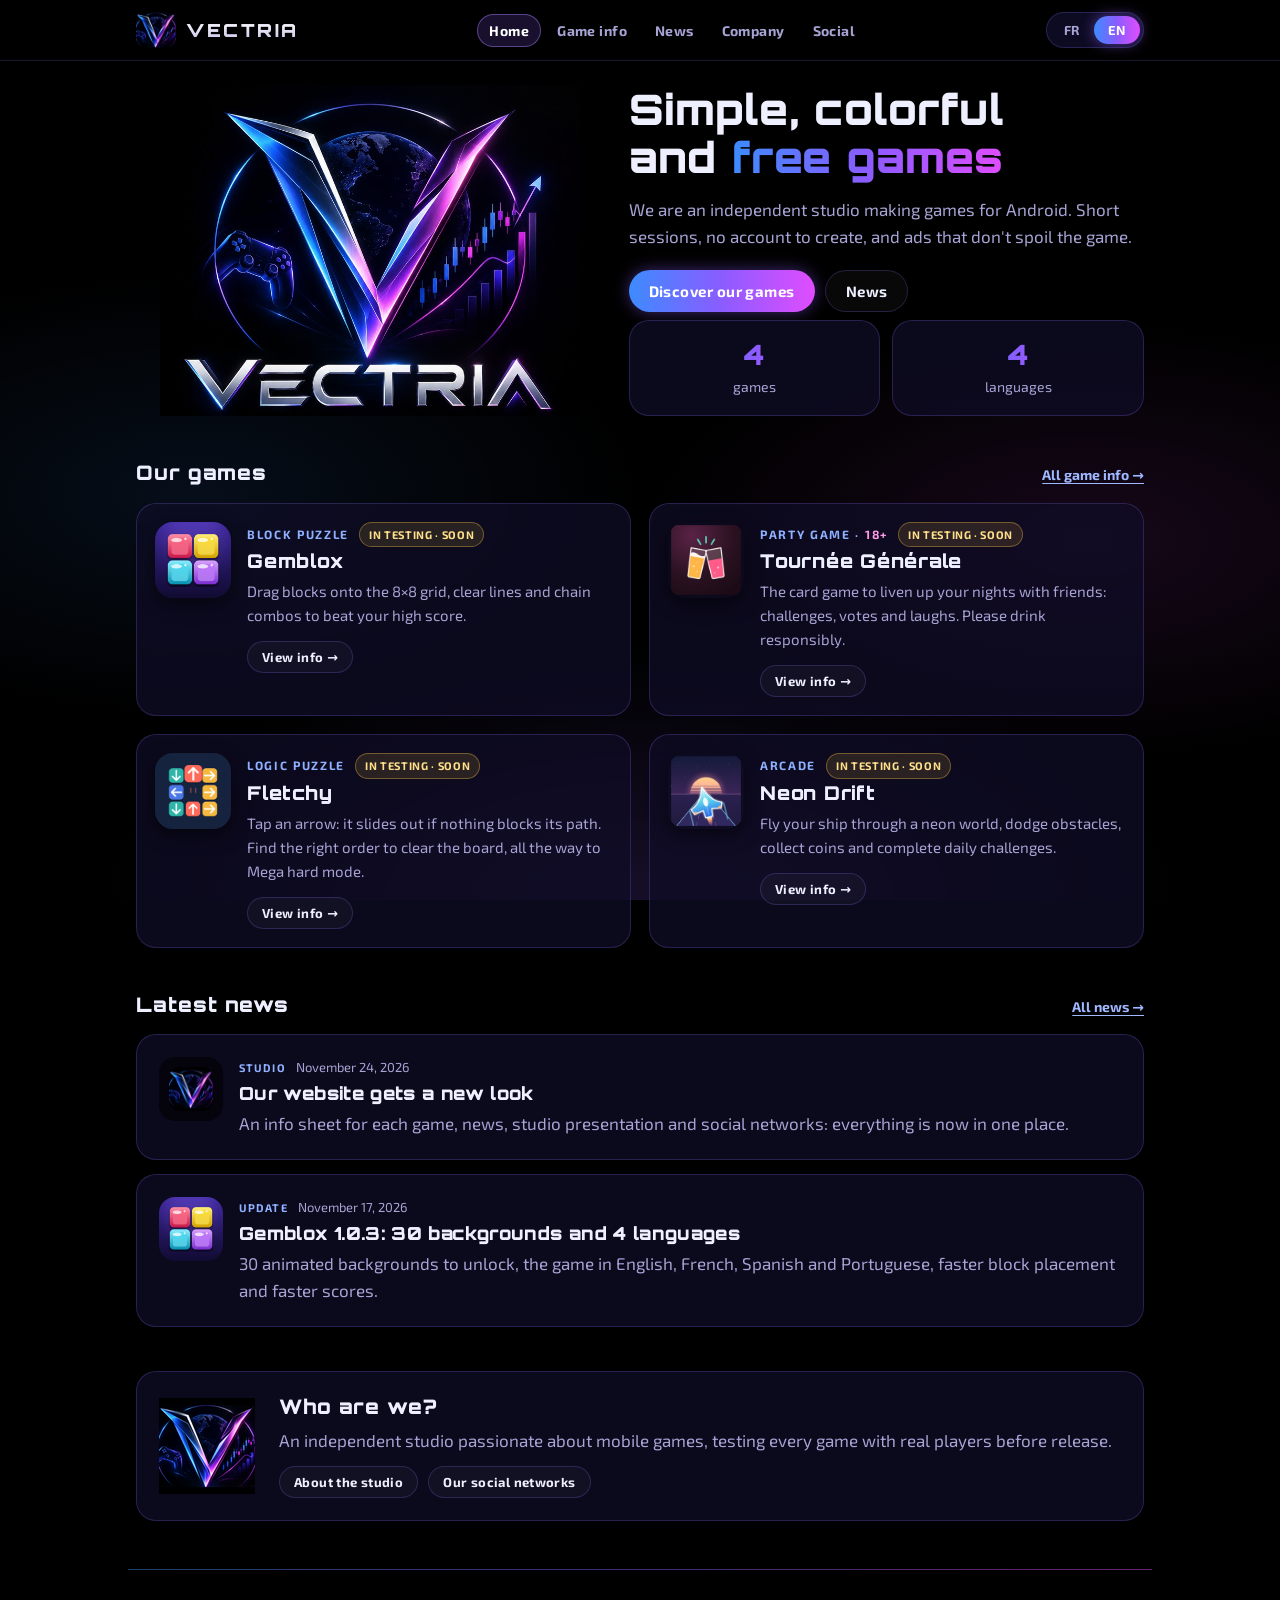
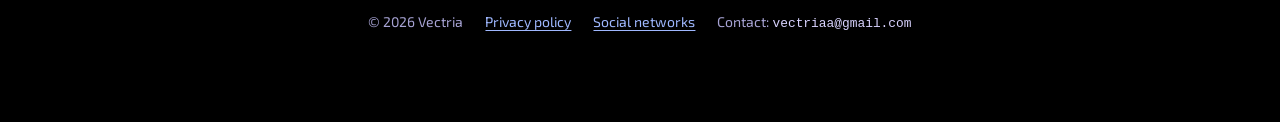
<file: index.html>
<!doctype html>
<html lang="fr">
<head>
<meta charset="utf-8">
<meta name="viewport" content="width=device-width, initial-scale=1, viewport-fit=cover">
<title>Vectria – Jeux mobiles</title>
<meta name="description" content="Vectria, studio indépendant de jeux mobiles : Gemblox, Tournée Générale, Fletchy et Neon Drift.">
<meta name="theme-color" content="#000000">
<meta property="og:title" content="Vectria – Jeux mobiles">
<meta property="og:image" content="https://vectriaa-max.github.io/logo-vectria-site.jpg">
<link rel="icon" type="image/png" href="favicon.png">
<link rel="apple-touch-icon" href="apple-touch-icon.png">
<link rel="stylesheet" href="style.css">
</head>
<body data-page="home" data-title-fr="Vectria – Jeux mobiles" data-title-en="Vectria – Mobile games">

<main class="wrap">
  <section class="home-hero">
    <img class="hero-logo" src="logo-vectria-site.jpg" width="800" height="630" alt="Logo Vectria">
    <div>
      <h1><span data-fr="Des jeux simples, colorés et" data-en="Simple, colorful and">Des jeux simples, colorés et</span> <em data-fr="gratuits" data-en="free games">gratuits</em></h1>
      <p data-fr="Nous sommes un studio indépendant qui crée des jeux pour Android. Des parties courtes, sans compte à créer, et des pubs qui ne gâchent pas le jeu." data-en="We are an independent studio making games for Android. Short sessions, no account to create, and ads that don't spoil the game.">Nous sommes un studio indépendant qui crée des jeux pour Android. Des parties courtes, sans compte à créer, et des pubs qui ne gâchent pas le jeu.</p>
      <div class="cta">
        <a class="btn play big" href="jeux.html" data-fr="Découvrir nos jeux" data-en="Discover our games">Découvrir nos jeux</a>
        <a class="btn ghost big" href="actualite.html" data-fr="Actualité" data-en="News">Actualité</a>
      </div>
      <div class="stats stats-2">
        <div class="stat panel"><b id="st-games">4</b><span data-fr="jeux" data-en="games">jeux</span></div>
        <div class="stat panel"><b>4</b><span data-fr="langues" data-en="languages">langues</span></div>
      </div>
    </div>
  </section>

  <section class="section">
    <div class="section-head">
      <h2 data-fr="Nos jeux" data-en="Our games">Nos jeux</h2>
      <a href="jeux.html" data-fr="Toutes les fiches info →" data-en="All game info →">Toutes les fiches info →</a>
    </div>
    <div class="grid" id="home-games"></div>
  </section>


  <section class="section">
    <div class="section-head">
      <h2 data-fr="Dernières actualités" data-en="Latest news">Dernières actualités</h2>
      <a href="actualite.html" data-fr="Toute l'actualité →" data-en="All news →">Toute l'actualité →</a>
    </div>
    <div class="news-list" id="home-news"></div>
  </section>

  <section class="section panel about compact">
    <img src="logo-v.png" width="96" height="96" alt="" style="width:96px">
    <div>
      <h2 style="font:900 20px var(--display);letter-spacing:.05em;margin:0 0 8px" data-fr="Qui sommes-nous ?" data-en="Who are we?">Qui sommes-nous ?</h2>
      <p style="color:var(--muted);margin:0 0 12px" data-fr="Un studio indépendant passionné de jeux mobiles, qui teste chaque jeu avec de vrais joueurs avant sa sortie." data-en="An independent studio passionate about mobile games, testing every game with real players before release.">Un studio indépendant passionné de jeux mobiles, qui teste chaque jeu avec de vrais joueurs avant sa sortie.</p>
      <div class="cta" style="justify-content:flex-start"><a class="btn ghost" href="entreprise.html" data-fr="Découvrir le studio" data-en="About the studio">Découvrir le studio</a><a class="btn ghost" href="reseaux.html" data-fr="Nos réseaux" data-en="Our social networks">Nos réseaux</a></div>
    </div>
  </section>
</main>

<script src="data.js"></script>
<script src="site.js"></script>
<script>
(function () {
  var V = window.VECTRIA, S = window.Site;
  Site.onLang(function () {
    document.getElementById('st-games').textContent = V.games.length;
    document.getElementById('home-games').innerHTML = V.games.map(function (g) {
      return '<a class="game" href="jeux.html#' + g.id + '">' +
        '<img src="' + g.icon + '" width="76" height="76" alt="">' +
        '<div><div class="meta"><span class="tag">' + S.esc(S.L(g.genre)) + (g.age === '18+' ? ' · <span class="age">18+</span>' : '') + '</span>' +
        '<span class="badge-st' + (g.status === 'live' ? ' live' : '') + '">' + S.esc(S.statusLabel(g)) + '</span></div>' +
        '<h2>' + S.esc(g.name) + '</h2><p>' + S.esc(S.L(g.short)) + '</p>' +
        '<span class="btn ghost">' + (S.lang === 'fr' ? 'Voir la fiche' : 'View info') + ' →</span></div></a>';
    }).join('');
    document.getElementById('home-news').innerHTML = V.news.slice(0, 2).map(function (n) {
      var g = n.game && S.game(n.game);
      return '<article class="news panel">' + (g ? '<img src="' + g.icon + '" alt="">' : '<div class="ph"><img src="logo-v.png" alt=""></div>') +
        '<div><div class="when"><span class="tag-type">' + S.esc(S.newsType(n.type)) + '</span><span>' + S.esc(S.date(n.date)) + '</span></div>' +
        '<h3>' + S.esc(S.L(n.title)) + '</h3><p>' + S.esc(S.L(n.text)) + '</p></div></article>';
    }).join('');
  });
})();
</script>
</body>
</html>
</file>
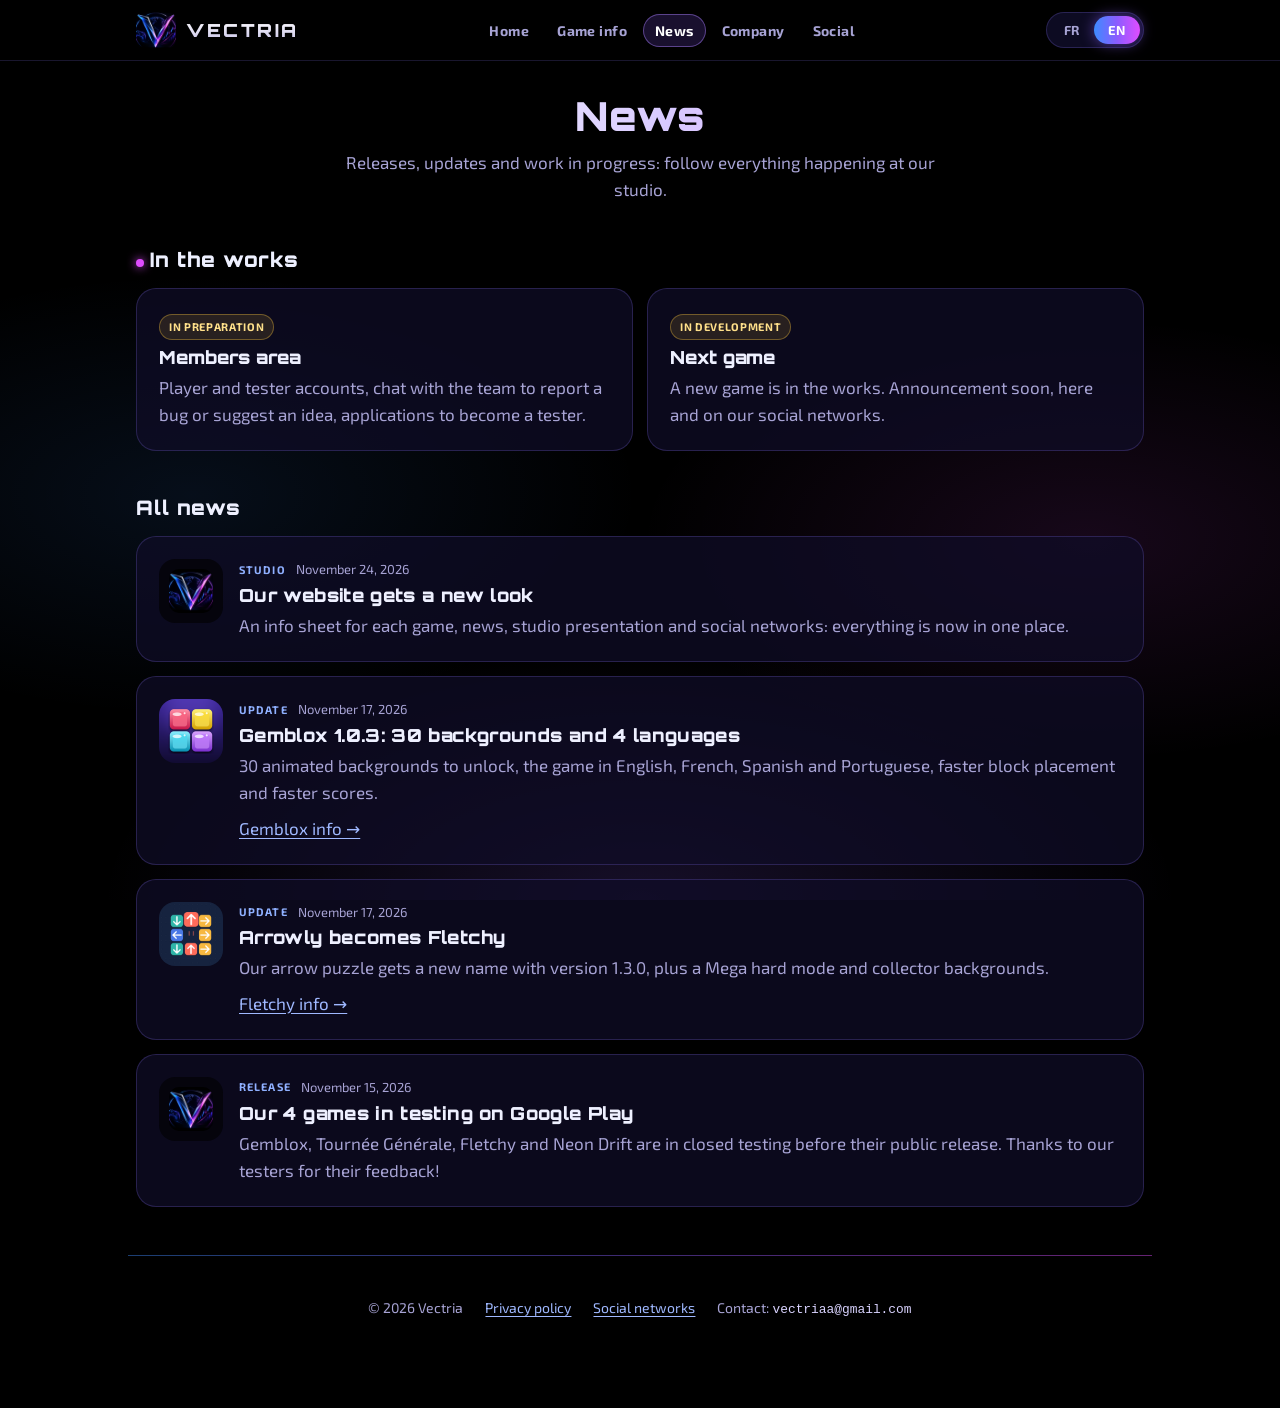
<file: actualite.html>
<!doctype html>
<html lang="fr">
<head>
<meta charset="utf-8">
<meta name="viewport" content="width=device-width, initial-scale=1, viewport-fit=cover">
<title>Actualité – Vectria</title>
<meta name="description" content="Actualité du studio Vectria : sorties, mises à jour et jeux en cours de création.">
<meta name="theme-color" content="#000000">
<link rel="icon" type="image/png" href="favicon.png">
<link rel="apple-touch-icon" href="apple-touch-icon.png">
<link rel="stylesheet" href="style.css">
</head>
<body data-page="news" data-title-fr="Actualité – Vectria" data-title-en="News – Vectria">

<main class="wrap">
  <div class="page-title">
    <h1 data-fr="Actualité" data-en="News">Actualité</h1>
    <p data-fr="Sorties, mises à jour et projets en cours : suis tout ce qui se passe chez nous." data-en="Releases, updates and work in progress: follow everything happening at our studio.">Sorties, mises à jour et projets en cours : suis tout ce qui se passe chez nous.</p>
  </div>

  <section class="section">
    <div class="section-head"><h2><span class="pulse-dot"></span><span data-fr="En cours de création" data-en="In the works">En cours de création</span></h2></div>
    <div class="up-grid" id="upcoming"></div>
  </section>


  <section class="section">
    <div class="section-head"><h2 data-fr="Toutes les actualités" data-en="All news">Toutes les actualités</h2></div>
    <div class="news-list" id="news"></div>
  </section>
</main>

<script src="data.js"></script>
<script src="site.js"></script>
<script>
(function () {
  var V = window.VECTRIA, S = window.Site;
  Site.onLang(function () {
    document.getElementById('upcoming').innerHTML = V.upcoming.map(function (u) {
      return '<article class="panel up"><span class="badge-st">' + S.esc(S.L(u.progress)) + '</span><h3>' + S.esc(S.L(u.title)) + '</h3><p>' + S.esc(S.L(u.text)) + '</p></article>';
    }).join('');
    document.getElementById('news').innerHTML = V.news.map(function (n) {
      var g = n.game && S.game(n.game);
      return '<article class="news panel">' + (g ? '<img src="' + g.icon + '" alt="">' : '<div class="ph"><img src="logo-v.png" alt=""></div>') +
        '<div><div class="when"><span class="tag-type">' + S.esc(S.newsType(n.type)) + '</span><span>' + S.esc(S.date(n.date)) + '</span></div>' +
        '<h3>' + S.esc(S.L(n.title)) + '</h3><p>' + S.esc(S.L(n.text)) + '</p>' +
        (g ? '<p style="margin-top:8px"><a href="jeux.html#' + g.id + '">' + (S.lang === 'fr' ? 'Fiche ' : '') + S.esc(g.name) + (S.lang === 'fr' ? '' : ' info') + ' →</a></p>' : '') +
        '</div></article>';
    }).join('');
  });
})();
</script>
</body>
</html>
</file>
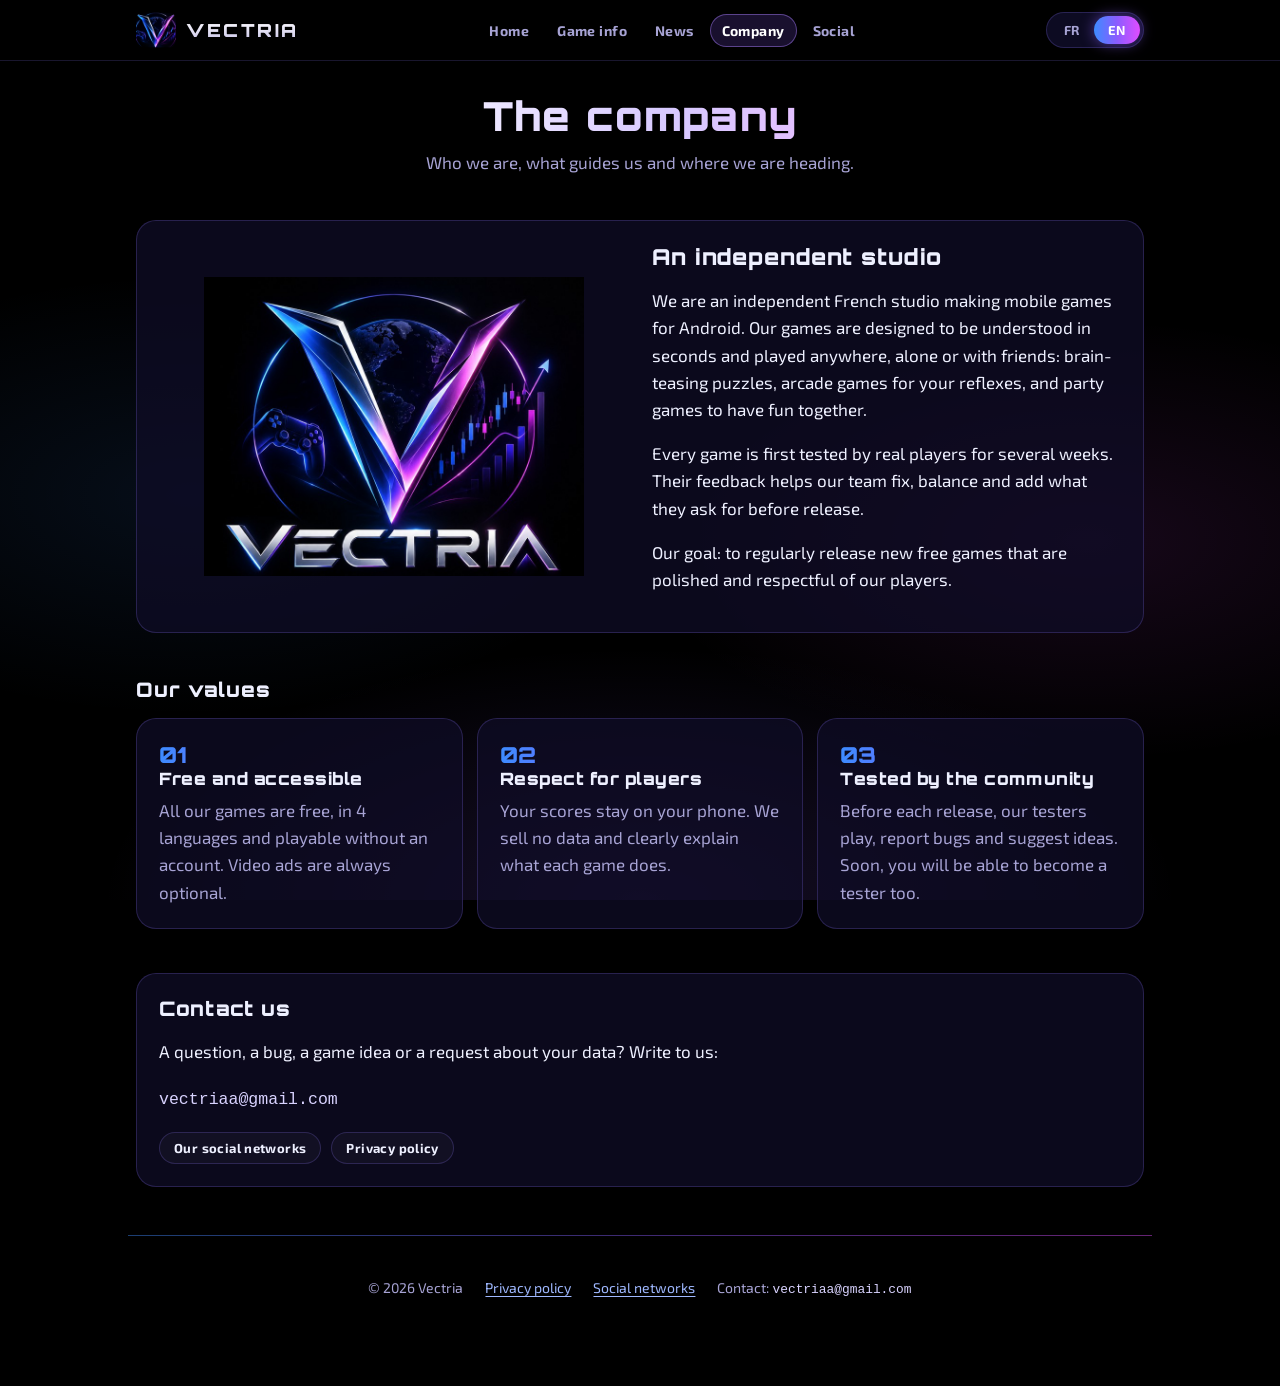
<file: entreprise.html>
<!doctype html>
<html lang="fr">
<head>
<meta charset="utf-8">
<meta name="viewport" content="width=device-width, initial-scale=1, viewport-fit=cover">
<title>Entreprise – Vectria</title>
<meta name="description" content="Vectria, studio indépendant de jeux mobiles : notre histoire, nos valeurs et comment nous contacter.">
<meta name="theme-color" content="#000000">
<link rel="icon" type="image/png" href="favicon.png">
<link rel="apple-touch-icon" href="apple-touch-icon.png">
<link rel="stylesheet" href="style.css">
</head>
<body data-page="studio" data-title-fr="Entreprise – Vectria" data-title-en="Company – Vectria">

<main class="wrap">
  <div class="page-title">
    <h1 data-fr="L'entreprise" data-en="The company">L'entreprise</h1>
    <p data-fr="Qui nous sommes, ce qui nous guide et où nous allons." data-en="Who we are, what guides us and where we are heading.">Qui nous sommes, ce qui nous guide et où nous allons.</p>
  </div>

  <section class="section panel about">
    <img src="logo-vectria-site.jpg" width="800" height="630" alt="Logo Vectria">
    <div>
      <h2 style="font:900 22px var(--display);letter-spacing:.04em;margin:0 0 12px" data-fr="Un studio indépendant" data-en="An independent studio">Un studio indépendant</h2>
      <div data-l="fr">
        <p>Nous sommes un studio indépendant français qui crée des jeux mobiles pour Android. Nos jeux sont pensés pour être compris en quelques secondes et joués partout, seul ou entre amis : des casse-têtes qui font travailler la tête, des jeux d'arcade pour les réflexes, et des jeux de soirée pour s'amuser ensemble.</p>
        <p>Chaque jeu est d'abord testé par de vrais joueurs pendant plusieurs semaines. Leurs retours aident nos équipes à corriger, à équilibrer et à ajouter ce qu'ils demandent avant la sortie.</p>
        <p>Notre objectif : proposer régulièrement de nouveaux jeux gratuits, soignés et respectueux de nos joueurs.</p>
      </div>
      <div data-l="en" hidden>
        <p>We are an independent French studio making mobile games for Android. Our games are designed to be understood in seconds and played anywhere, alone or with friends: brain-teasing puzzles, arcade games for your reflexes, and party games to have fun together.</p>
        <p>Every game is first tested by real players for several weeks. Their feedback helps our team fix, balance and add what they ask for before release.</p>
        <p>Our goal: to regularly release new free games that are polished and respectful of our players.</p>
      </div>
    </div>
  </section>

  <section class="section">
    <div class="section-head"><h2 data-fr="Nos valeurs" data-en="Our values">Nos valeurs</h2></div>
    <div class="values">
      <article class="panel value"><div class="ico">01</div>
        <h3 data-fr="Gratuit et accessible" data-en="Free and accessible">Gratuit et accessible</h3>
        <p data-fr="Tous nos jeux sont gratuits, en 4 langues, et jouables sans compte. Les vidéos publicitaires sont toujours facultatives." data-en="All our games are free, in 4 languages and playable without an account. Video ads are always optional.">Tous nos jeux sont gratuits, en 4 langues, et jouables sans compte. Les vidéos publicitaires sont toujours facultatives.</p></article>
      <article class="panel value"><div class="ico">02</div>
        <h3 data-fr="Respect des joueurs" data-en="Respect for players">Respect des joueurs</h3>
        <p data-fr="Tes scores restent sur ton téléphone. Nous ne vendons aucune donnée et nous expliquons clairement ce que fait chaque jeu." data-en="Your scores stay on your phone. We sell no data and clearly explain what each game does.">Tes scores restent sur ton téléphone. Nous ne vendons aucune donnée et nous expliquons clairement ce que fait chaque jeu.</p></article>
      <article class="panel value"><div class="ico">03</div>
        <h3 data-fr="Testé par la communauté" data-en="Tested by the community">Testé par la communauté</h3>
        <p data-fr="Avant chaque sortie, nos testeurs jouent, signalent les bugs et proposent des idées. Bientôt, tu pourras toi aussi devenir testeur." data-en="Before each release, our testers play, report bugs and suggest ideas. Soon, you will be able to become a tester too.">Avant chaque sortie, nos testeurs jouent, signalent les bugs et proposent des idées. Bientôt, tu pourras toi aussi devenir testeur.</p></article>
    </div>
  </section>


  <section class="section panel">
    <div class="section-head"><h2 data-fr="Nous contacter" data-en="Contact us">Nous contacter</h2></div>
    <p data-fr="Une question, un bug, une idée de jeu ou une demande sur tes données ? Écris-nous :" data-en="A question, a bug, a game idea or a request about your data? Write to us:">Une question, un bug, une idée de jeu ou une demande sur tes données ? Écris-nous :</p>
    <p style="font-size:18px"><code id="mail"></code></p>
    <div class="cta"><a class="btn ghost" href="reseaux.html" data-fr="Nos réseaux sociaux" data-en="Our social networks">Nos réseaux sociaux</a><a class="btn ghost" href="privacy.html" data-fr="Politique de confidentialité" data-en="Privacy policy">Politique de confidentialité</a></div>
  </section>
</main>

<script src="data.js"></script>
<script src="site.js"></script>
<script>document.getElementById('mail').textContent = window.VECTRIA.contact;</script>
</body>
</html>
</file>
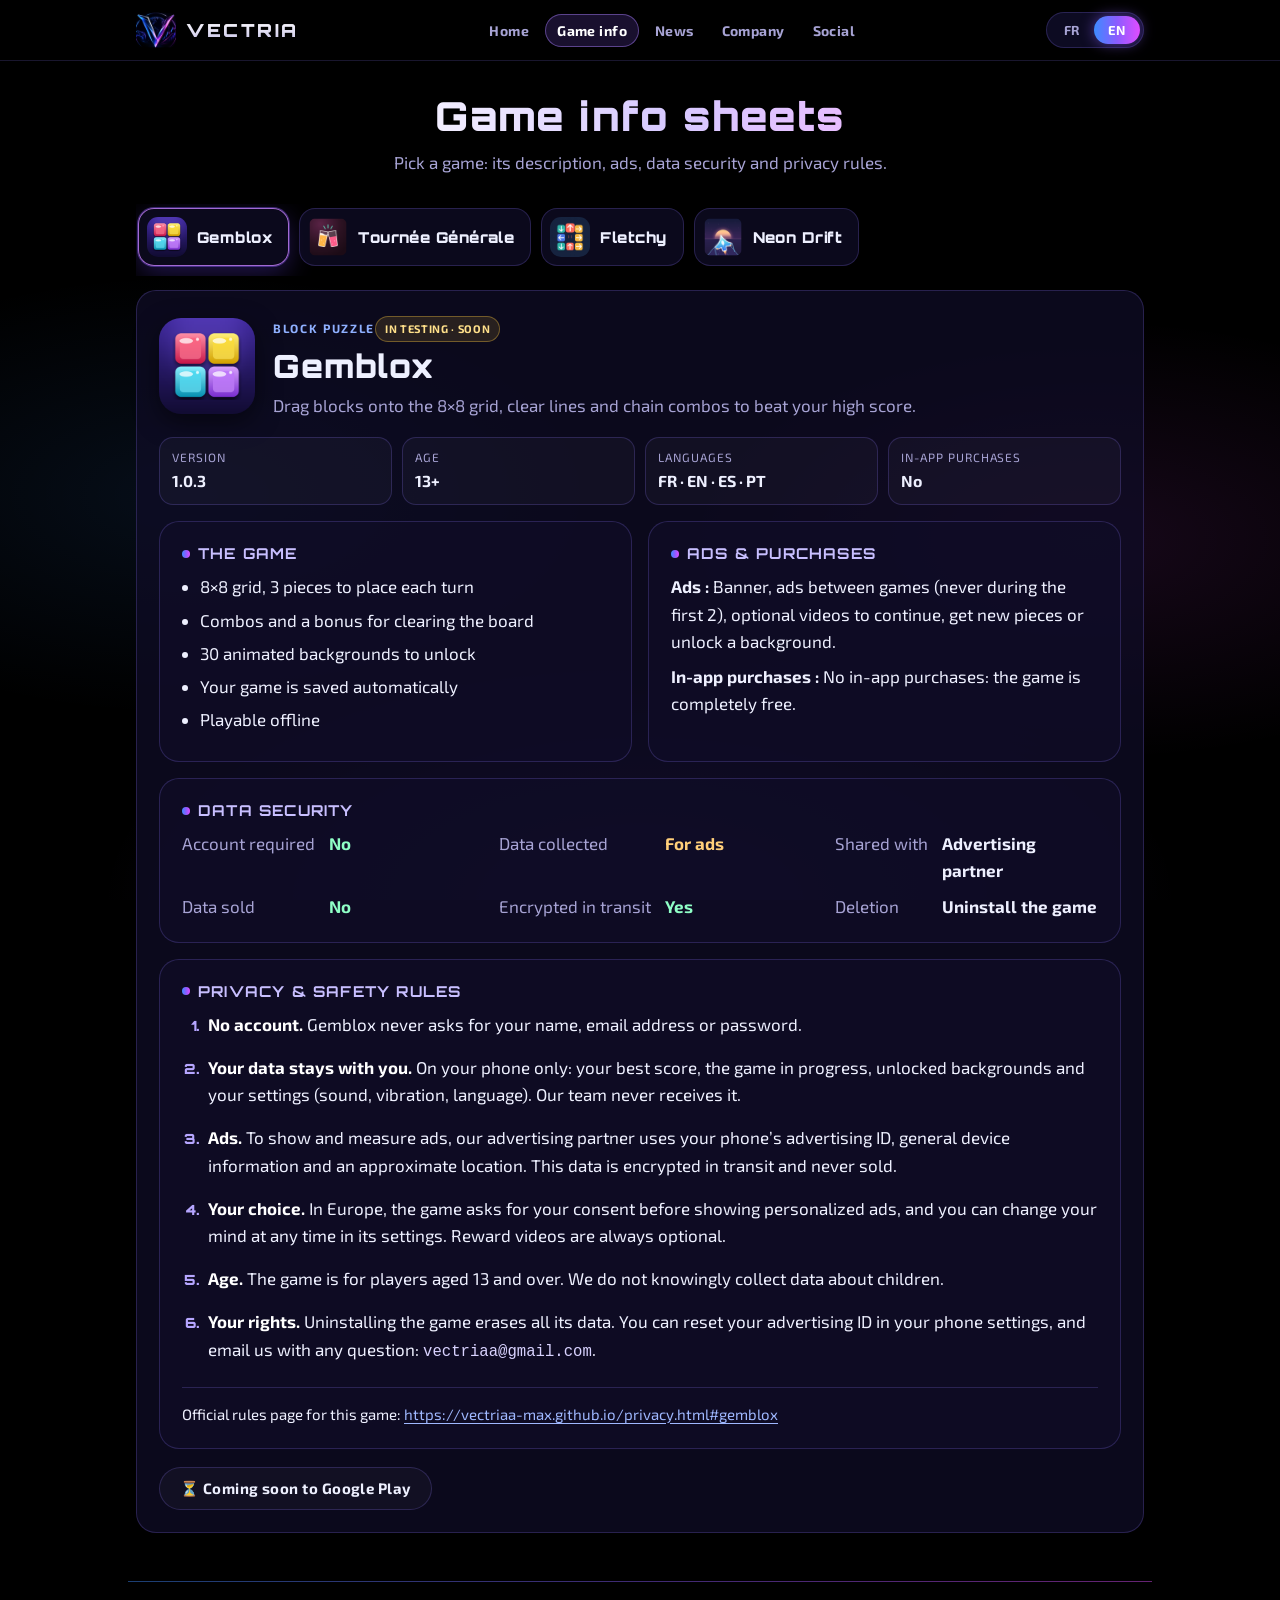
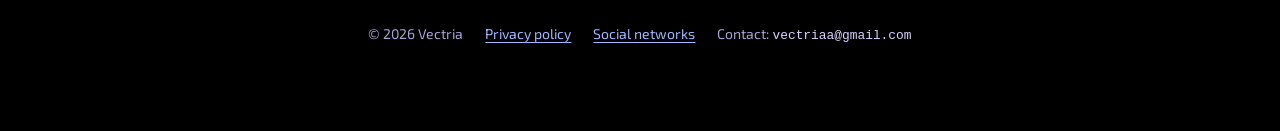
<file: jeux.html>
<!doctype html>
<html lang="fr">
<head>
<meta charset="utf-8">
<meta name="viewport" content="width=device-width, initial-scale=1, viewport-fit=cover">
<title>Fiches jeux – Vectria</title>
<meta name="description" content="Fiche info de chacun de nos jeux : description, publicités, sécurité des données et confidentialité.">
<meta name="theme-color" content="#000000">
<link rel="icon" type="image/png" href="favicon.png">
<link rel="apple-touch-icon" href="apple-touch-icon.png">
<link rel="stylesheet" href="style.css">
</head>
<body data-page="games" data-title-fr="Fiches jeux – Vectria" data-title-en="Game info – Vectria">

<main class="wrap">
  <div class="page-title">
    <h1 data-fr="Fiches info jeux" data-en="Game info sheets">Fiches info jeux</h1>
    <p data-fr="Choisis un jeu : sa description, ses publicités, la sécurité de tes données et ses règles de confidentialité." data-en="Pick a game: its description, ads, data security and privacy rules.">Choisis un jeu : sa description, ses publicités, la sécurité de tes données et ses règles de confidentialité.</p>
  </div>

  <div class="picker" id="picker" role="group" aria-label="Jeux / Games"></div>
  <article class="panel" id="sheet" aria-live="polite"></article>
</main>

<script src="data.js"></script>
<script src="site.js"></script>
<script>
(function () {
  var V = window.VECTRIA, S = window.Site, L = S.L, esc = S.esc;
  var BASE = 'https://vectriaa-max.github.io/privacy.html';
  var T = {
    version: { fr: 'Version', en: 'Version' }, age: { fr: 'Âge', en: 'Age' }, langs: { fr: 'Langues', en: 'Languages' },
    about: { fr: 'Le jeu', en: 'The game' }, money: { fr: 'Publicités & achats', en: 'Ads & purchases' },
    safety: { fr: 'Sécurité des données', en: 'Data security' },
    rules: { fr: 'Confidentialité & règles de sécurité', en: 'Privacy & safety rules' },
    ads: { fr: 'Publicités', en: 'Ads' }, buy: { fr: 'Achats intégrés', en: 'In-app purchases' }, noBuy: { fr: 'Aucun achat intégré : le jeu est entièrement gratuit.', en: 'No in-app purchases: the game is completely free.' },
    account: { fr: 'Compte à créer', en: 'Account required' }, collected: { fr: 'Données collectées', en: 'Data collected' },
    shared: { fr: 'Partagées avec', en: 'Shared with' }, sold: { fr: 'Données vendues', en: 'Data sold' }, enc: { fr: 'Chiffrées en transit', en: 'Encrypted in transit' },
    del: { fr: 'Suppression', en: 'Deletion' }, no: { fr: 'Non', en: 'No' }, yes: { fr: 'Oui', en: 'Yes' },
    byAds: { fr: 'Pour la pub', en: 'For ads' }, uninstall: { fr: 'Désinstaller le jeu', en: 'Uninstall the game' },
    partner: { fr: 'Partenaire publicitaire', en: 'Advertising partner' },
    officialPage: { fr: 'Page officielle des règles de ce jeu :', en: 'Official rules page for this game:' },
    play: { fr: 'Google Play', en: 'Google Play' }, soon: { fr: 'Bientôt sur Google Play', en: 'Coming soon to Google Play' },
    langsVal: { fr: 'FR · EN · ES · PT', en: 'FR · EN · ES · PT' },
  };
  var current = null;

  function sharedWith(g) {
    var w = [L(T.partner)];
    if (g.playGames) w.push('Google Play Jeux');
    if (g.purchases) w.push(L({ fr: 'Google Play (paiement)', en: 'Google Play (payment)' }));
    return w.join(', ');
  }

  // Full safety rules for one game, written for players (no technical detail)
  function rules(g) {
    var fr = S.lang === 'fr', r = [];
    r.push(fr ? '<b>Aucun compte.</b> ' + g.name + ' ne te demande ni nom, ni adresse e-mail, ni mot de passe.'
              : '<b>No account.</b> ' + g.name + ' never asks for your name, email address or password.');
    r.push(fr ? '<b>Tes données restent chez toi.</b> Sur ton téléphone uniquement : ' + esc(L(g.localData)) + '. Nos équipes ne les reçoivent jamais.'
              : '<b>Your data stays with you.</b> On your phone only: ' + esc(L(g.localData)) + '. Our team never receives it.');
    r.push(fr ? '<b>Publicité.</b> Pour afficher et mesurer les publicités, notre partenaire publicitaire utilise l’identifiant publicitaire de ton téléphone, des informations générales sur l’appareil et une localisation approximative. Ces données sont chiffrées pendant leur transfert et ne sont jamais vendues.'
              : '<b>Ads.</b> To show and measure ads, our advertising partner uses your phone’s advertising ID, general device information and an approximate location. This data is encrypted in transit and never sold.');
    r.push(fr ? '<b>Ton choix.</b> En Europe, le jeu te demande ton accord avant d’afficher des publicités personnalisées, et tu peux changer d’avis à tout moment dans ses paramètres. Les vidéos récompensées sont toujours facultatives.'
              : '<b>Your choice.</b> In Europe, the game asks for your consent before showing personalized ads, and you can change your mind at any time in its settings. Reward videos are always optional.');
    if (g.purchases) r.push(fr ? '<b>Achats.</b> Le paiement passe uniquement par Google Play : nous ne voyons jamais tes coordonnées bancaires. Le jeu reçoit seulement la confirmation de l’achat pour débloquer l’option.'
              : '<b>Purchases.</b> Payment goes only through Google Play: we never see your payment details. The game only receives the purchase confirmation to unlock the option.');
    if (g.playGames) r.push(fr ? '<b>Classement.</b> Si tu te connectes à Google Play Jeux, ton pseudo, ton avatar et tes scores sont partagés avec Google Play Jeux pour afficher le classement et les succès. La connexion est facultative.'
              : '<b>Leaderboard.</b> If you sign in to Google Play Games, your gamer name, avatar and scores are shared with Google Play Games to show the leaderboard and achievements. Signing in is optional.');
    r.push(g.age === '18+'
      ? (fr ? '<b>Âge.</b> Réservé aux adultes (18 ans et plus). Le jeu évoque l’alcool : à consommer avec modération, chacun peut refuser un défi.'
            : '<b>Age.</b> Adults only (18+). The game refers to alcohol: please drink responsibly, anyone can skip a challenge.')
      : (fr ? '<b>Âge.</b> Le jeu s’adresse aux joueurs de 13 ans et plus. Nous ne collectons pas sciemment de données sur les enfants.'
            : '<b>Age.</b> The game is for players aged 13 and over. We do not knowingly collect data about children.'));
    r.push(fr ? '<b>Tes droits.</b> Désinstaller le jeu efface toutes ses données. Tu peux réinitialiser ton identifiant publicitaire dans les réglages de ton téléphone, et nous écrire pour toute question : <code>' + esc(V.contact) + '</code>.'
              : '<b>Your rights.</b> Uninstalling the game erases all its data. You can reset your advertising ID in your phone settings, and email us with any question: <code>' + esc(V.contact) + '</code>.');
    return '<ol class="rules">' + r.map(function (x) { return '<li>' + x + '</li>'; }).join('') + '</ol>';
  }

  function render() {
    var g = S.game(current) || V.games[0];
    var url = BASE + '#' + g.id;
    document.getElementById('picker').innerHTML = V.games.map(function (x) {
      return '<button type="button" data-id="' + x.id + '" aria-pressed="' + (x.id === g.id) + '"><img src="' + x.icon + '" alt="">' + esc(x.name) + '</button>';
    }).join('');
    var live = g.status === 'live';
    document.getElementById('sheet').innerHTML =
      '<div class="sheet-head"><img src="' + g.icon + '" alt="">' +
        '<div><div class="meta"><span class="tag">' + esc(L(g.genre)) + '</span><span class="badge-st' + (live ? ' live' : '') + '">' + esc(S.statusLabel(g)) + '</span></div>' +
        '<h2>' + esc(g.name) + '</h2><p>' + esc(L(g.short)) + '</p></div></div>' +
      '<div class="facts">' +
        '<div class="fact"><small>' + L(T.version) + '</small><b>' + esc(g.version) + '</b></div>' +
        '<div class="fact"><small>' + L(T.age) + '</small><b' + (g.age === '18+' ? ' class="age"' : '') + '>' + esc(g.age) + '</b></div>' +
        '<div class="fact"><small>' + L(T.langs) + '</small><b>' + L(T.langsVal) + '</b></div>' +
        '<div class="fact"><small>' + L(T.buy) + '</small><b>' + (g.purchases ? L(T.yes) : L(T.no)) + '</b></div>' +
      '</div>' +
      '<div class="sheet-grid">' +
        '<section class="panel"><h3><span class="dot"></span>' + L(T.about) + '</h3><ul>' + L(g.features).map(function (f) { return '<li>' + esc(f) + '</li>'; }).join('') + '</ul></section>' +
        '<section class="panel"><h3><span class="dot"></span>' + L(T.money) + '</h3>' +
          '<p><b>' + L(T.ads) + ' : </b>' + esc(L(g.ads)) + '</p>' +
          '<p><b>' + L(T.buy) + ' : </b>' + esc(g.purchases ? L(g.purchases) : L(T.noBuy)) + '</p></section>' +
        '<section class="panel" style="grid-column:1/-1"><h3><span class="dot"></span>' + L(T.safety) + '</h3><dl class="kv kv-wide">' +
          '<dt>' + L(T.account) + '</dt><dd class="no">' + L(T.no) + '</dd>' +
          '<dt>' + L(T.collected) + '</dt><dd class="yes">' + L(T.byAds) + '</dd>' +
          '<dt>' + L(T.shared) + '</dt><dd>' + esc(sharedWith(g)) + '</dd>' +
          '<dt>' + L(T.sold) + '</dt><dd class="no">' + L(T.no) + '</dd>' +
          '<dt>' + L(T.enc) + '</dt><dd class="no">' + L(T.yes) + '</dd>' +
          '<dt>' + L(T.del) + '</dt><dd>' + L(T.uninstall) + '</dd>' +
        '</dl></section>' +
        '<section class="panel" style="grid-column:1/-1" id="rules-' + g.id + '"><h3><span class="dot"></span>' + L(T.rules) + '</h3>' +
          rules(g) +
          '<p class="rules-url">' + L(T.officialPage) + ' <a href="privacy.html#' + g.id + '">' + esc(url) + '</a></p>' +
        '</section>' +
      '</div>' +
      '<div class="sheet-foot">' +
        (live ? '<a class="btn play big" href="' + S.playUrl(g) + '" target="_blank" rel="noopener">▶ ' + L(T.play) + '</a>' : '<span class="btn ghost big" aria-disabled="true">⏳ ' + L(T.soon) + '</span>') +
      '</div>';
  }

  document.getElementById('picker').addEventListener('click', function (e) {
    var b = e.target.closest('button[data-id]'); if (!b) return;
    current = b.getAttribute('data-id');
    history.replaceState(null, '', '#' + current);
    render();
    document.getElementById('sheet').scrollIntoView({ behavior: 'smooth', block: 'nearest' });
  });
  function fromHash() { var h = location.hash.slice(1); if (h === 'arrowly') h = 'fletchy'; current = S.game(h) ? h : V.games[0].id; }
  window.addEventListener('hashchange', function () { fromHash(); render(); });
  fromHash();
  Site.onLang(render);
})();
</script>
</body>
</html>
</file>
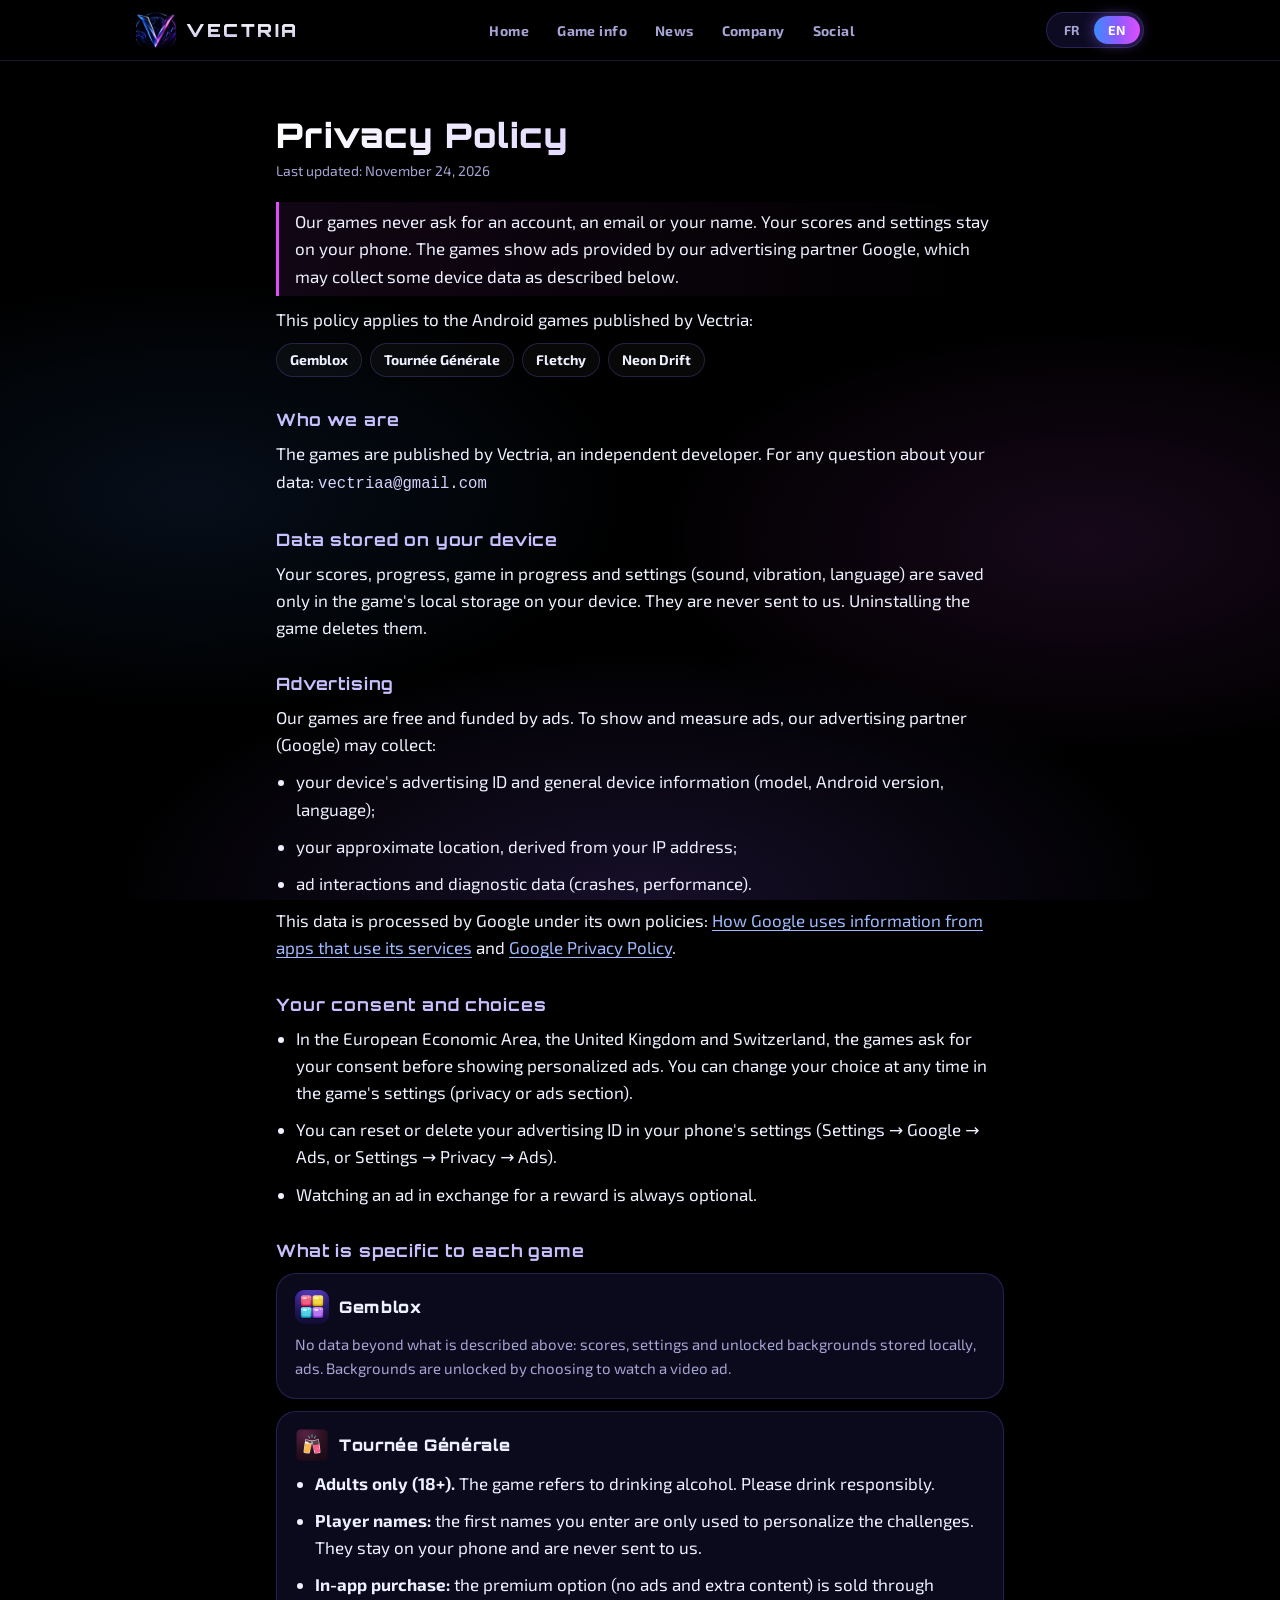
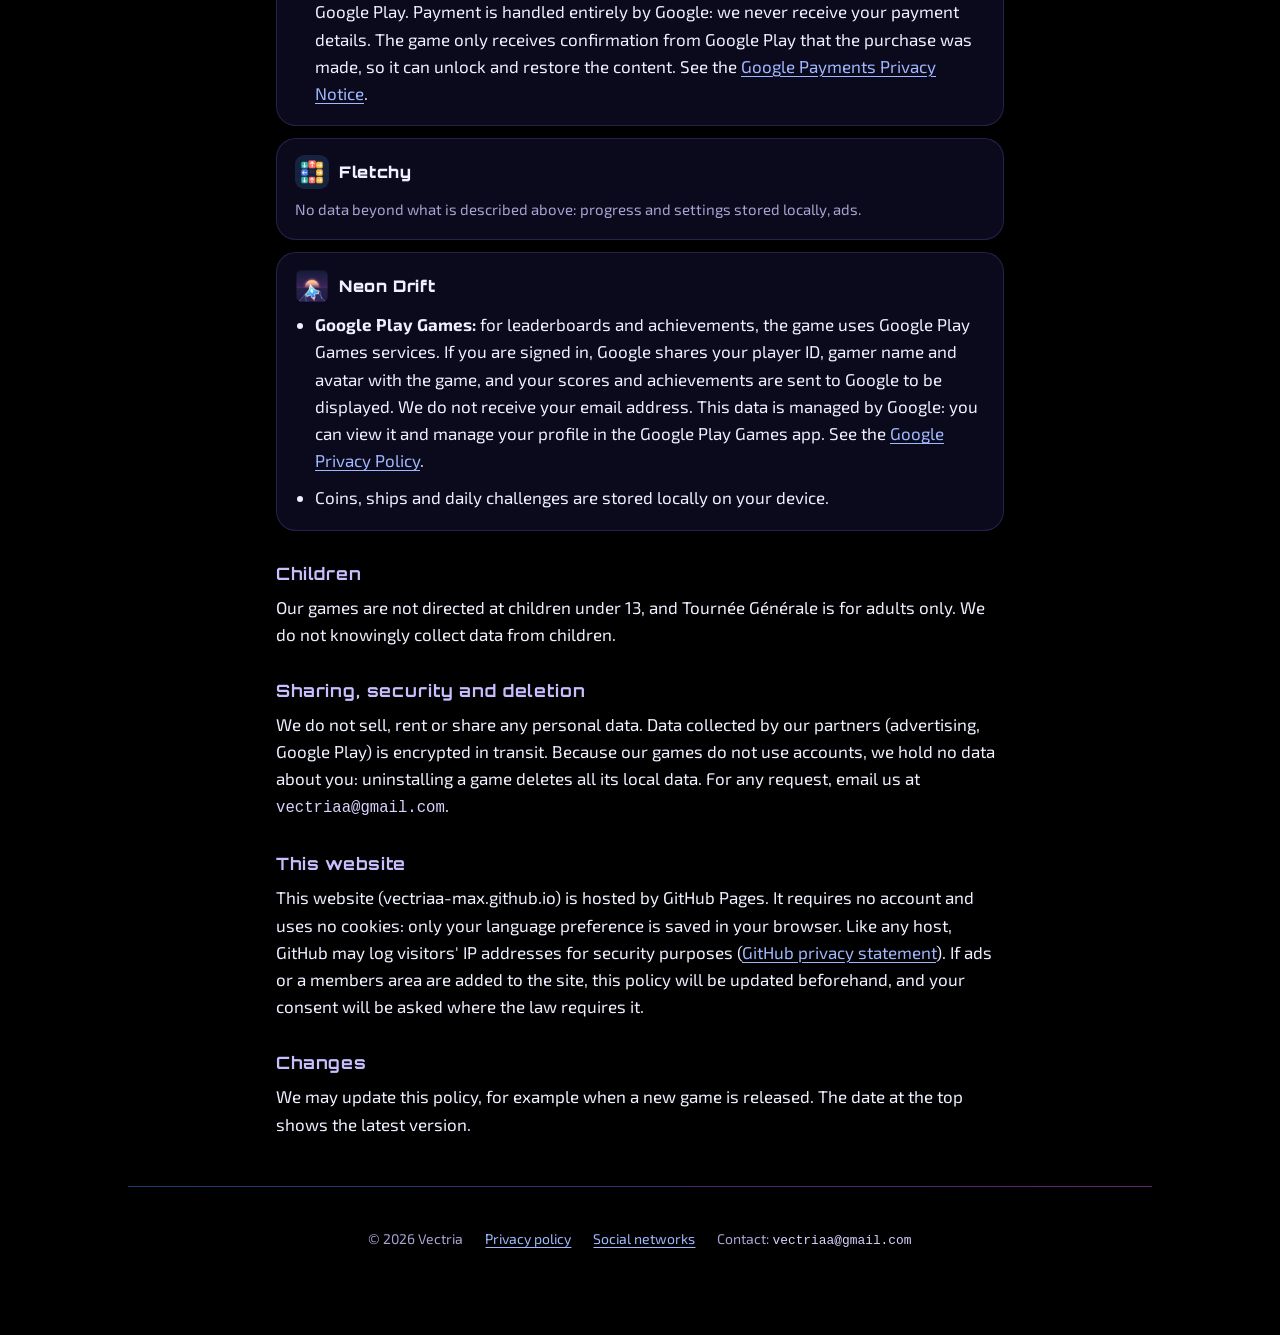
<file: privacy.html>
<!doctype html>
<html lang="fr">
<head>
<meta charset="utf-8">
<meta name="viewport" content="width=device-width, initial-scale=1, viewport-fit=cover">
<title>Politique de confidentialité – Vectria</title>
<meta name="description" content="Politique de confidentialité des jeux Vectria : Gemblox, Tournée Générale, Fletchy et Neon Drift.">
<link rel="icon" type="image/png" href="favicon.png">
<meta name="theme-color" content="#000000">
<link rel="apple-touch-icon" href="apple-touch-icon.png">
<link rel="stylesheet" href="style.css">
</head>
<body data-page="privacy" data-title-fr="Politique de confidentialité – Vectria" data-title-en="Privacy policy – Vectria">
<main class="wrap narrow doc">

<!-- ============================ FRANÇAIS ============================ -->
<article id="fr" lang="fr" data-l="fr">
  <h1>Politique de confidentialité</h1>
  <p class="date">Dernière mise à jour : 24 novembre 2026</p>
  <p class="summary">Nos jeux ne vous demandent ni compte, ni e-mail, ni nom. Vos scores et réglages restent sur votre téléphone. Les jeux affichent des publicités, fournies par notre partenaire publicitaire Google, qui peut collecter certaines données de l'appareil, comme expliqué ci-dessous.</p>
  <p>Cette politique s'applique aux jeux Android publiés par Vectria :</p>
  <ul class="toc">
    <li><a href="#gemblox" data-game="gemblox">Gemblox</a></li>
    <li><a href="#tournee-generale" data-game="tournee-generale">Tournée Générale</a></li>
    <li><a href="#fletchy" data-game="fletchy">Fletchy</a></li>
    <li><a href="#neon-drift" data-game="neon-drift">Neon Drift</a></li>
  </ul>

  <h2>Qui sommes-nous</h2>
  <p>Les jeux sont édités par Vectria, développeur indépendant. Pour toute question sur vos données : <code>vectriaa@gmail.com</code></p>

  <h2>Données enregistrées sur votre appareil</h2>
  <p>Vos scores, votre progression, la partie en cours et vos réglages (son, vibration, langue) sont enregistrés uniquement dans le stockage local du jeu, sur votre appareil. Ils ne nous sont jamais envoyés. Désinstaller le jeu les supprime.</p>

  <h2>Publicité</h2>
  <p>Nos jeux sont gratuits et financés par la publicité. Pour afficher et mesurer les publicités, notre partenaire publicitaire (Google) peut collecter :</p>
  <ul>
    <li>l'identifiant publicitaire de votre appareil et des informations générales (modèle, version d'Android, langue) ;</li>
    <li>votre localisation approximative, déduite de votre adresse IP ;</li>
    <li>vos interactions avec les publicités et des données de diagnostic (plantages, performances).</li>
  </ul>
  <p>Ces données sont traitées par Google selon ses propres règles : <a href="https://policies.google.com/technologies/partner-sites?hl=fr" target="_blank" rel="noopener">Comment Google utilise les données des applications partenaires</a> et <a href="https://policies.google.com/privacy?hl=fr" target="_blank" rel="noopener">Règles de confidentialité de Google</a>.</p>

  <h2>Votre consentement et vos choix</h2>
  <ul>
    <li>Dans l'Espace économique européen, au Royaume-Uni et en Suisse, les jeux vous demandent votre consentement avant d'afficher des publicités personnalisées. Vous pouvez modifier ce choix à tout moment dans les paramètres du jeu (rubrique confidentialité ou publicités).</li>
    <li>Vous pouvez réinitialiser ou supprimer votre identifiant publicitaire dans les réglages de votre téléphone (Paramètres → Google → Annonces, ou Paramètres → Confidentialité → Annonces).</li>
    <li>Regarder une publicité contre une récompense est toujours facultatif.</li>
  </ul>

  <h2>Ce qui est propre à chaque jeu</h2>

  <section class="game" id="fr-gemblox">
    <h3><img width="34" height="34" src="gemblox-icon.png" alt="">Gemblox</h3>
    <p>Aucune donnée en plus de ce qui est décrit ci-dessus : scores, réglages et fonds débloqués en local, publicités. Les fonds se débloquent en regardant volontairement une vidéo publicitaire.</p>
  </section>

  <section class="game" id="fr-tournee-generale">
    <h3><img width="34" height="34" src="tournee-generale-icon.png" alt="">Tournée Générale</h3>
    <ul>
      <li><b>Réservé aux adultes (18 ans et plus).</b> Le jeu évoque la consommation d'alcool. À consommer avec modération.</li>
      <li><b>Prénoms des joueurs :</b> les prénoms que vous saisissez servent uniquement à personnaliser les défis. Ils restent enregistrés sur votre téléphone et ne nous sont jamais envoyés.</li>
      <li><b>Achat intégré :</b> l'option premium (sans publicité et contenus supplémentaires) est vendue via Google Play. Le paiement est entièrement géré par Google : nous ne recevons jamais vos coordonnées bancaires. Le jeu reçoit seulement de Google Play la confirmation que l'achat a été effectué, afin de débloquer le contenu et de pouvoir le restaurer. Voir les <a href="https://payments.google.com/payments/apis-secure/u/0/get_legal_document?ldo=0&ldt=privacynotice&ldl=fr" target="_blank" rel="noopener">règles de confidentialité de Google Payments</a>.</li>
    </ul>
  </section>

  <section class="game" id="fr-fletchy">
    <h3><img width="34" height="34" src="fletchy-icon.png" alt="">Fletchy</h3>
    <p>Aucune donnée en plus de ce qui est décrit ci-dessus : progression et réglages en local, publicités.</p>
  </section>

  <section class="game" id="fr-neon-drift">
    <h3><img width="34" height="34" src="neon-drift-icon.png" alt="">Neon Drift</h3>
    <ul>
      <li><b>Google Play Jeux :</b> pour les classements et les succès, le jeu utilise les services Google Play Jeux. Si vous êtes connecté, Google partage avec le jeu votre identifiant de joueur, votre pseudo et votre avatar Play Jeux, et vos scores et succès sont envoyés à Google pour être affichés. Nous ne recevons pas votre adresse e-mail. Ces données sont gérées par Google : vous pouvez les consulter et gérer votre profil dans l'application Google Play Jeux. Voir les <a href="https://policies.google.com/privacy?hl=fr" target="_blank" rel="noopener">règles de confidentialité de Google</a>.</li>
      <li>Pièces, vaisseaux et défis du jour sont enregistrés en local sur votre appareil.</li>
    </ul>
  </section>

  <h2>Enfants</h2>
  <p>Nos jeux ne s'adressent pas aux enfants de moins de 13 ans, et Tournée Générale est réservé aux adultes. Nous ne collectons pas sciemment de données concernant des enfants.</p>

  <h2>Partage, sécurité et suppression</h2>
  <p>Nous ne vendons, ne louons et ne partageons aucune donnée personnelle. Les données collectées par nos partenaires (publicité, Google Play) sont chiffrées pendant leur transfert. Comme nos jeux n'utilisent pas de compte, nous ne détenons aucune donnée à votre sujet : désinstaller un jeu supprime toutes ses données locales. Pour toute demande, écrivez-nous à <code>vectriaa@gmail.com</code>.</p>

  <h2>Ce site web</h2>
  <p>Ce site (vectriaa-max.github.io) est hébergé par GitHub Pages. Il ne demande aucun compte et n'utilise aucun cookie : seule ta préférence de langue est enregistrée dans ton navigateur. Comme tout hébergeur, GitHub peut enregistrer l'adresse IP des visiteurs pour des raisons de sécurité (<a href="https://docs.github.com/fr/site-policy/privacy-policies/github-general-privacy-statement" target="_blank" rel="noopener">déclaration de confidentialité de GitHub</a>). Si des publicités ou un espace membres sont ajoutés au site, cette politique sera mise à jour avant, et ton consentement te sera demandé lorsque la loi l'exige.</p>

  <h2>Modifications</h2>
  <p>Cette politique peut évoluer, par exemple lors de la sortie d'un nouveau jeu. La date en haut de la page indique la dernière version.</p>
</article>

<!-- ============================ ENGLISH ============================ -->
<article id="en" lang="en" data-l="en" hidden>
  <h1>Privacy Policy</h1>
  <p class="date">Last updated: November 24, 2026</p>
  <p class="summary">Our games never ask for an account, an email or your name. Your scores and settings stay on your phone. The games show ads provided by our advertising partner Google, which may collect some device data as described below.</p>
  <p>This policy applies to the Android games published by Vectria:</p>
  <ul class="toc">
    <li><a href="#gemblox" data-game="gemblox">Gemblox</a></li>
    <li><a href="#tournee-generale" data-game="tournee-generale">Tournée Générale</a></li>
    <li><a href="#fletchy" data-game="fletchy">Fletchy</a></li>
    <li><a href="#neon-drift" data-game="neon-drift">Neon Drift</a></li>
  </ul>

  <h2>Who we are</h2>
  <p>The games are published by Vectria, an independent developer. For any question about your data: <code>vectriaa@gmail.com</code></p>

  <h2>Data stored on your device</h2>
  <p>Your scores, progress, game in progress and settings (sound, vibration, language) are saved only in the game's local storage on your device. They are never sent to us. Uninstalling the game deletes them.</p>

  <h2>Advertising</h2>
  <p>Our games are free and funded by ads. To show and measure ads, our advertising partner (Google) may collect:</p>
  <ul>
    <li>your device's advertising ID and general device information (model, Android version, language);</li>
    <li>your approximate location, derived from your IP address;</li>
    <li>ad interactions and diagnostic data (crashes, performance).</li>
  </ul>
  <p>This data is processed by Google under its own policies: <a href="https://policies.google.com/technologies/partner-sites" target="_blank" rel="noopener">How Google uses information from apps that use its services</a> and <a href="https://policies.google.com/privacy" target="_blank" rel="noopener">Google Privacy Policy</a>.</p>

  <h2>Your consent and choices</h2>
  <ul>
    <li>In the European Economic Area, the United Kingdom and Switzerland, the games ask for your consent before showing personalized ads. You can change your choice at any time in the game's settings (privacy or ads section).</li>
    <li>You can reset or delete your advertising ID in your phone's settings (Settings → Google → Ads, or Settings → Privacy → Ads).</li>
    <li>Watching an ad in exchange for a reward is always optional.</li>
  </ul>

  <h2>What is specific to each game</h2>

  <section class="game" id="en-gemblox">
    <h3><img width="34" height="34" src="gemblox-icon.png" alt="">Gemblox</h3>
    <p>No data beyond what is described above: scores, settings and unlocked backgrounds stored locally, ads. Backgrounds are unlocked by choosing to watch a video ad.</p>
  </section>

  <section class="game" id="en-tournee-generale">
    <h3><img width="34" height="34" src="tournee-generale-icon.png" alt="">Tournée Générale</h3>
    <ul>
      <li><b>Adults only (18+).</b> The game refers to drinking alcohol. Please drink responsibly.</li>
      <li><b>Player names:</b> the first names you enter are only used to personalize the challenges. They stay on your phone and are never sent to us.</li>
      <li><b>In-app purchase:</b> the premium option (no ads and extra content) is sold through Google Play. Payment is handled entirely by Google: we never receive your payment details. The game only receives confirmation from Google Play that the purchase was made, so it can unlock and restore the content. See the <a href="https://payments.google.com/payments/apis-secure/u/0/get_legal_document?ldo=0&ldt=privacynotice&ldl=en" target="_blank" rel="noopener">Google Payments Privacy Notice</a>.</li>
    </ul>
  </section>

  <section class="game" id="en-fletchy">
    <h3><img width="34" height="34" src="fletchy-icon.png" alt="">Fletchy</h3>
    <p>No data beyond what is described above: progress and settings stored locally, ads.</p>
  </section>

  <section class="game" id="en-neon-drift">
    <h3><img width="34" height="34" src="neon-drift-icon.png" alt="">Neon Drift</h3>
    <ul>
      <li><b>Google Play Games:</b> for leaderboards and achievements, the game uses Google Play Games services. If you are signed in, Google shares your player ID, gamer name and avatar with the game, and your scores and achievements are sent to Google to be displayed. We do not receive your email address. This data is managed by Google: you can view it and manage your profile in the Google Play Games app. See the <a href="https://policies.google.com/privacy" target="_blank" rel="noopener">Google Privacy Policy</a>.</li>
      <li>Coins, ships and daily challenges are stored locally on your device.</li>
    </ul>
  </section>

  <h2>Children</h2>
  <p>Our games are not directed at children under 13, and Tournée Générale is for adults only. We do not knowingly collect data from children.</p>

  <h2>Sharing, security and deletion</h2>
  <p>We do not sell, rent or share any personal data. Data collected by our partners (advertising, Google Play) is encrypted in transit. Because our games do not use accounts, we hold no data about you: uninstalling a game deletes all its local data. For any request, email us at <code>vectriaa@gmail.com</code>.</p>

  <h2>This website</h2>
  <p>This website (vectriaa-max.github.io) is hosted by GitHub Pages. It requires no account and uses no cookies: only your language preference is saved in your browser. Like any host, GitHub may log visitors' IP addresses for security purposes (<a href="https://docs.github.com/en/site-policy/privacy-policies/github-general-privacy-statement" target="_blank" rel="noopener">GitHub privacy statement</a>). If ads or a members area are added to the site, this policy will be updated beforehand, and your consent will be asked where the law requires it.</p>

  <h2>Changes</h2>
  <p>We may update this policy, for example when a new game is released. The date at the top shows the latest version.</p>
</article>
</main>

<script src="data.js"></script>
<script src="site.js"></script>
<script>
(function () {
  function goToGame() {
    var h = location.hash.slice(1);
    if (h === 'arrowly') h = 'fletchy'; // old name of the game
    var el = h && document.getElementById(Site.lang + '-' + h);
    if (el) el.scrollIntoView();
  }
  window.addEventListener('hashchange', goToGame);
  Site.onLang(function () { setTimeout(goToGame, 0); });
})();
</script>
</body>
</html>
</file>
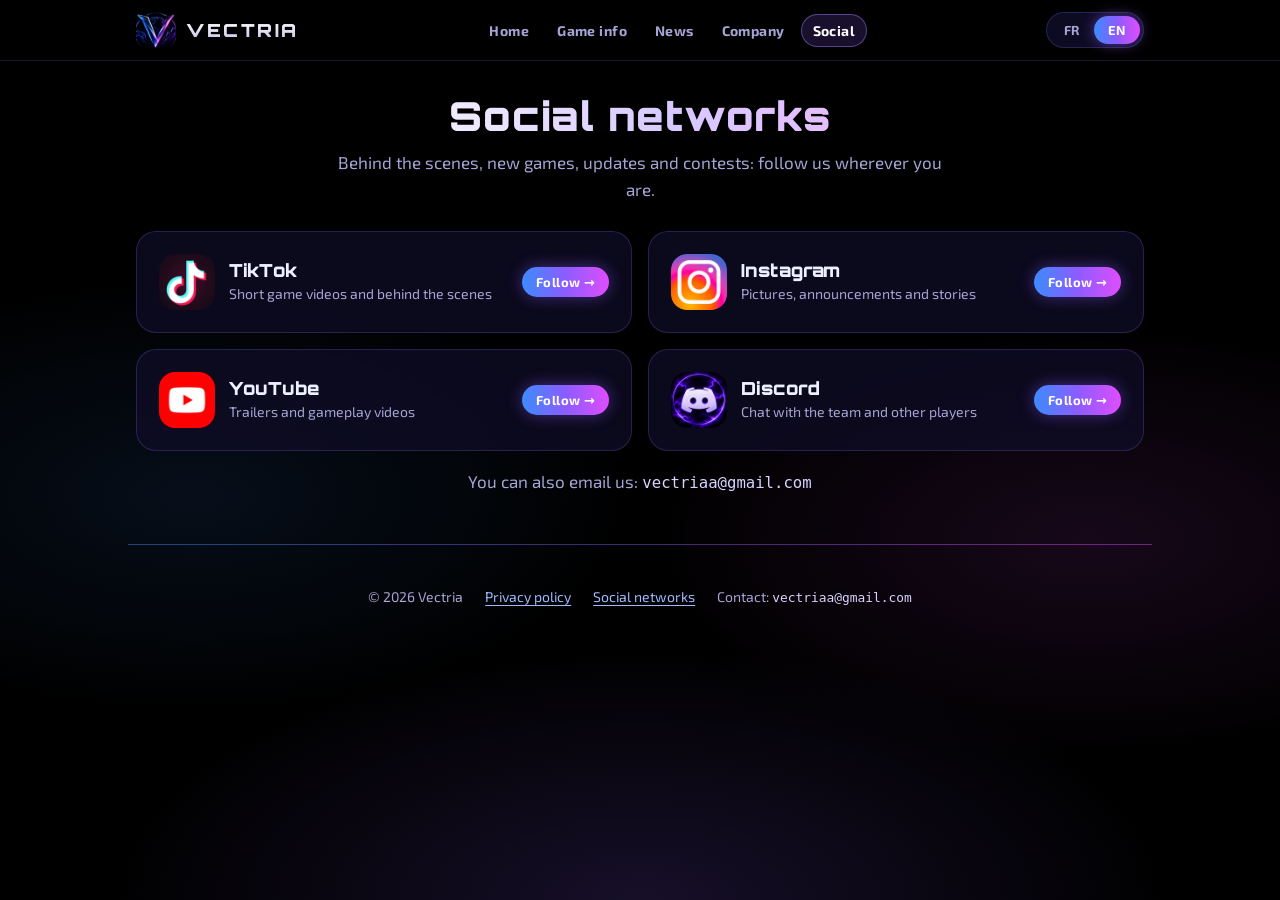
<file: reseaux.html>
<!doctype html>
<html lang="fr">
<head>
<meta charset="utf-8">
<meta name="viewport" content="width=device-width, initial-scale=1, viewport-fit=cover">
<title>Réseaux sociaux – Vectria</title>
<meta name="description" content="Retrouve Vectria sur les réseaux sociaux.">
<meta name="theme-color" content="#000000">
<link rel="icon" type="image/png" href="favicon.png">
<link rel="apple-touch-icon" href="apple-touch-icon.png">
<link rel="stylesheet" href="style.css">
</head>
<body data-page="social" data-title-fr="Réseaux sociaux – Vectria" data-title-en="Social networks – Vectria">

<main class="wrap">
  <div class="page-title">
    <h1 data-fr="Réseaux sociaux" data-en="Social networks">Réseaux sociaux</h1>
    <p data-fr="Coulisses, nouveaux jeux, mises à jour et concours : suis-nous là où tu es." data-en="Behind the scenes, new games, updates and contests: follow us wherever you are.">Coulisses, nouveaux jeux, mises à jour et concours : suis-nous là où tu es.</p>
  </div>
  <div class="social-grid" id="social"></div>
  <p style="text-align:center;color:var(--muted)"><span data-fr="Tu peux aussi nous écrire :" data-en="You can also email us:">Tu peux aussi nous écrire :</span> <code id="mail"></code></p>
</main>

<script src="data.js"></script>
<script src="site.js"></script>
<script>
(function () {
  var V = window.VECTRIA, S = window.Site;
  // generic icons (not brand logos)
  var ICON = {
    note: '<svg viewBox="0 0 24 24" aria-hidden="true"><path d="M17 3v10.2a3.8 3.8 0 1 1-2-3.3V6h-4V3h6z"/></svg>',
    camera: '<svg viewBox="0 0 24 24" aria-hidden="true"><path d="M8.5 5 10 3h4l1.5 2H19a2 2 0 0 1 2 2v11a2 2 0 0 1-2 2H5a2 2 0 0 1-2-2V7a2 2 0 0 1 2-2h3.5zM12 17a4.5 4.5 0 1 0 0-9 4.5 4.5 0 0 0 0 9zm0-2a2.5 2.5 0 1 1 0-5 2.5 2.5 0 0 1 0 5z"/></svg>',
    play: '<svg viewBox="0 0 24 24" aria-hidden="true"><path d="M8 5.5v13l10.5-6.5L8 5.5z"/></svg>',
    chat: '<svg viewBox="0 0 24 24" aria-hidden="true"><path d="M4 4h16a1 1 0 0 1 1 1v11a1 1 0 0 1-1 1H9l-5 4v-4H4a1 1 0 0 1-1-1V5a1 1 0 0 1 1-1zm4 6.5a1.5 1.5 0 1 0 0 .01zm4 0a1.5 1.5 0 1 0 0 .01zm4 0a1.5 1.5 0 1 0 0 .01z"/></svg>',
  };
  var NETS = [
    { key: 'tiktok', name: 'TikTok', icon: 'note', bg: 'linear-gradient(135deg,#3d8bff,#e04dff)', d: { fr: 'Vidéos courtes des jeux et coulisses', en: 'Short game videos and behind the scenes' } },
    { key: 'instagram', name: 'Instagram', icon: 'camera', bg: 'linear-gradient(135deg,#e04dff,#ff8a3d)', d: { fr: 'Images, annonces et stories', en: 'Pictures, announcements and stories' } },
    { key: 'youtube', name: 'YouTube', icon: 'play', bg: 'linear-gradient(135deg,#ff4d6d,#8b5cff)', d: { fr: 'Bandes-annonces et vidéos de gameplay', en: 'Trailers and gameplay videos' } },
    { key: 'discord', name: 'Discord', icon: 'chat', bg: 'linear-gradient(135deg,#5b6cff,#22d3ee)', d: { fr: 'Discute avec l’équipe et les autres joueurs', en: 'Chat with the team and other players' } },
  ];
  document.getElementById('mail').textContent = V.contact;
  Site.onLang(function () {
    document.getElementById('social').innerHTML = NETS.map(function (n) {
      var url = V.social[n.key];
      // official logo if icons/<network>.png exists, generic icon otherwise
      var inner = '<span class="logo" data-key="' + n.key + '" style="background:' + n.bg + '"><img class="brand-logo" src="icons/' + n.key + '.png" alt="' + n.name + '"></span>' +
        '<span><h3>' + n.name + '</h3><p>' + S.esc(S.L(n.d)) + '</p></span>' +
        (url ? '<span class="btn play">' + (S.lang === 'fr' ? 'Suivre' : 'Follow') + ' →</span>' : '<span class="soon">' + (S.lang === 'fr' ? 'Bientôt' : 'Coming soon') + '</span>');
      return url ? '<a class="panel soc" href="' + S.esc(url) + '" target="_blank" rel="noopener">' + inner + '</a>' : '<div class="panel soc off">' + inner + '</div>';
    }).join('');
    document.querySelectorAll('#social .brand-logo').forEach(function (img) {
      var box = img.parentNode, key = box.getAttribute('data-key');
      var net = NETS.filter(function (x) { return x.key === key; })[0];
      function fallback() { box.innerHTML = ICON[net.icon]; }
      img.addEventListener('load', function () { box.classList.add('has-logo'); });
      img.addEventListener('error', fallback);
      if (img.complete && !img.naturalWidth) fallback();
    });
  });
})();
</script>
</body>
</html>
</file>
<file: style.css>
/* =====================================================================
   VECTRIA – neon style, built from the brand logo
   Layout: black page, logo hero, glass cards with neon gradient edges
   ===================================================================== */
@font-face { font-family: "Orbitron"; font-weight: 700; font-display: swap; src: url("fonts/orbitron-latin-700-normal.woff2") format("woff2"); }
@font-face { font-family: "Orbitron"; font-weight: 900; font-display: swap; src: url("fonts/orbitron-latin-900-normal.woff2") format("woff2"); }
@font-face { font-family: "Exo 2"; font-weight: 400; font-display: swap; src: url("fonts/exo-2-latin-400-normal.woff2") format("woff2"); }
@font-face { font-family: "Exo 2"; font-weight: 600; font-display: swap; src: url("fonts/exo-2-latin-600-normal.woff2") format("woff2"); }
@font-face { font-family: "Exo 2"; font-weight: 700; font-display: swap; src: url("fonts/exo-2-latin-700-normal.woff2") format("woff2"); }

:root {
  color-scheme: dark;
  --bg: #000000;
  --surface: rgba(16, 13, 40, .72);
  --surface-solid: #0d0b22;
  --fg: #eef0ff;
  --muted: #a7a3d4;
  --line: rgba(140, 120, 255, .22);
  --blue: #3d8bff;
  --violet: #8b5cff;
  --pink: #e04dff;
  --neon: linear-gradient(90deg, var(--blue), var(--violet) 50%, var(--pink));
  --display: "Orbitron", "Segoe UI", system-ui, sans-serif;
  --body: "Exo 2", system-ui, -apple-system, "Segoe UI", Roboto, Arial, sans-serif;
}

* { box-sizing: border-box; }
html { background: var(--bg); }
body {
  margin: 0; color: var(--fg); font: 17px/1.6 var(--body);
  background:
    radial-gradient(60% 40% at 50% 100%, rgba(139, 92, 255, .16), transparent 70%),
    radial-gradient(50% 35% at 15% 55%, rgba(61, 139, 255, .10), transparent 70%),
    radial-gradient(50% 35% at 85% 60%, rgba(224, 77, 255, .10), transparent 70%),
    var(--bg);
  background-attachment: fixed;
  min-height: 100vh;
}
a { color: #9fb8ff; text-underline-offset: 3px; }
a:hover { color: #e3a6ff; }
a:focus-visible, button:focus-visible { outline: 2px solid var(--pink); outline-offset: 3px; border-radius: 6px; }
code { font-size: .92em; user-select: all; color: #d9d3ff; }
[hidden] { display: none !important; }

.wrap { max-width: 1040px; margin: 0 auto; padding-block: 20px 56px;
  padding-left: max(16px, env(safe-area-inset-left, 0px)); padding-right: max(16px, env(safe-area-inset-right, 0px)); }
.wrap.narrow { max-width: 760px; }

/* ---------- Top bar ---------- */
.topbar { display: flex; flex-wrap: wrap; align-items: center; justify-content: space-between; gap: 12px; }
.brand { display: flex; align-items: center; gap: 10px; text-decoration: none; color: var(--fg); }
.brand img { width: 40px; height: 40px; border-radius: 10px; }
.brand span { font: 900 18px var(--display); letter-spacing: .14em;
  background: linear-gradient(#ffffff, #c9c4e8); -webkit-background-clip: text; background-clip: text; color: transparent; }
.lang { display: flex; padding: 3px; border-radius: 999px; background: var(--surface-solid); border: 1px solid var(--line); }
.lang button { border: 0; background: none; color: var(--muted); font: 700 13px var(--body); letter-spacing: .04em;
  padding: 6px 14px; border-radius: 999px; cursor: pointer; }
.lang button[aria-pressed="true"] { background: var(--neon); color: #fff; box-shadow: 0 0 14px rgba(139, 92, 255, .55); }

/* ---------- Hero (home) ---------- */
.hero { text-align: center; margin: 8px auto 36px; }
.hero-logo { display: block; width: min(440px, 88vw); height: auto; margin: 0 auto; }
.hero h1 { font: 700 clamp(18px, 3.2vw, 24px)/1.35 var(--display); letter-spacing: .06em; margin: 6px auto 10px; max-width: 30ch; text-wrap: balance; }
.hero p { color: var(--muted); margin: 0 auto; max-width: 56ch; }

/* ---------- Section label ---------- */
.label { display: flex; align-items: center; gap: 14px; margin: 0 0 18px; font: 700 13px var(--display); letter-spacing: .3em; text-transform: uppercase; color: var(--muted); }
.label::before, .label::after { content: ""; flex: 1; height: 1px; background: var(--neon); opacity: .5; }

/* ---------- Game cards ---------- */
.grid { display: grid; grid-template-columns: repeat(2, minmax(0, 1fr)); gap: 18px; }
@media (max-width: 680px) { .grid { grid-template-columns: 1fr; } }
.game {
  position: relative; display: grid; grid-template-columns: 76px minmax(0, 1fr); gap: 16px; align-items: start;
  padding: 18px; border-radius: 20px; background: var(--surface);
  border: 1px solid var(--line);
  transition: transform .2s ease, box-shadow .2s ease, border-color .2s ease;
}
.game:hover { transform: translateY(-3px); border-color: rgba(190, 120, 255, .6);
  box-shadow: 0 0 0 1px rgba(139, 92, 255, .35), 0 12px 40px rgba(110, 70, 255, .28); }
.game img { width: 76px; height: 76px; border-radius: 18px; box-shadow: 0 6px 18px rgba(0, 0, 0, .5); }
.game h2 { margin: 2px 0 0; font: 900 19px var(--display); letter-spacing: .04em; }
.tag { font-size: 12px; font-weight: 700; letter-spacing: .14em; text-transform: uppercase; color: #8fb0ff; }
.age { color: #ff9be9; }
.langs { font-size: 12px; font-weight: 700; letter-spacing: .12em; color: #8fb0ff; margin: -6px 0 12px; }
.game p { margin: 6px 0 14px; color: var(--muted); font-size: 15px; }
.links { display: flex; flex-wrap: wrap; gap: 10px; }
.btn {
  display: inline-flex; align-items: center; gap: 6px; padding: 7px 14px; border-radius: 999px;
  font: 700 13px var(--body); letter-spacing: .03em; text-decoration: none; color: #fff;
}
.btn.play { background: var(--neon); box-shadow: 0 0 16px rgba(139, 92, 255, .45); }
.btn.play:hover { color: #fff; filter: brightness(1.12); }
.btn.ghost { border: 1px solid var(--line); color: var(--fg); background: rgba(255, 255, 255, .03); }
.btn.ghost:hover { border-color: var(--pink); color: #fff; }

/* ---------- Footer ---------- */
footer { margin-top: 44px; padding-top: 20px; color: var(--muted); font-size: 14px;
  display: flex; flex-wrap: wrap; gap: 8px 22px; justify-content: center; position: relative; }
footer::before { content: ""; position: absolute; top: 0; left: 10%; right: 10%; height: 1px; background: var(--neon); opacity: .45; }

/* ---------- Privacy page ---------- */
.doc h1 { font: 900 clamp(24px, 4.5vw, 34px)/1.2 var(--display); letter-spacing: .03em; margin: 30px 0 4px; text-wrap: balance;
  background: linear-gradient(90deg, #ffffff, #d7c9ff 60%, #f1b6ff); -webkit-background-clip: text; background-clip: text; color: transparent; }
.doc .date { color: var(--muted); margin: 0 0 20px; font-size: 14px; }
.doc h2 { font: 700 17px var(--display); letter-spacing: .05em; margin: 32px 0 10px; color: #c8bfff; text-wrap: balance; }
.doc p, .doc li { margin: 0 0 10px; }
.doc ul { padding-left: 20px; margin: 0 0 10px; }
.summary { border-left: 3px solid var(--pink); padding: 6px 0 6px 16px; background: linear-gradient(90deg, rgba(224, 77, 255, .08), transparent); border-radius: 0 10px 10px 0; }
.toc { display: flex; flex-wrap: wrap; gap: 8px; margin: 10px 0 0; padding: 0 !important; list-style: none; }
.toc li { margin: 0; }
.toc a { display: inline-block; border: 1px solid var(--line); border-radius: 999px; padding: 5px 13px; text-decoration: none; font-weight: 700; font-size: 14px; color: var(--fg); background: rgba(255, 255, 255, .03); }
.toc a:hover { border-color: var(--pink); }
.doc .game { display: block; padding: 16px 18px 8px; margin: 12px 0; scroll-margin-top: 16px; }
.doc .game:hover { transform: none; }
.doc h3 { font: 900 16px var(--display); letter-spacing: .04em; margin: 0 0 8px; display: flex; flex-wrap: wrap; align-items: center; gap: 10px; }
.doc h3 img { width: 34px; height: 34px; border-radius: 9px; box-shadow: none; }
.pkg { font: 400 13px var(--body); color: var(--muted); letter-spacing: 0; }

@media (prefers-reduced-motion: reduce) { .game { transition: none; } .game:hover { transform: none; } }

/* =====================================================================
   v2 – multi-page site
   ===================================================================== */
.site-header { position: sticky; top: 0; z-index: 20; background: rgba(0, 0, 0, .78); backdrop-filter: blur(10px); -webkit-backdrop-filter: blur(10px);
  border-bottom: 1px solid rgba(140, 120, 255, .18); padding-top: env(safe-area-inset-top, 0px); }
.site-header .wrap { padding-block: 10px; }
.site-header .topbar { display: grid; grid-template-columns: auto 1fr auto; align-items: center; gap: 10px 18px; }
.site-header .lang { grid-column: 3; }
.nav { grid-column: 2; grid-row: 1; display: flex; gap: 4px; justify-content: center; overflow-x: auto; scrollbar-width: none; }
.nav::-webkit-scrollbar { display: none; }
.nav a { white-space: nowrap; text-decoration: none; color: var(--muted); font: 700 14px var(--body); letter-spacing: .03em; padding: 8px 12px; border-radius: 999px; }
.nav a:hover { color: #fff; background: rgba(255, 255, 255, .05); }
.nav a[aria-current="page"] { color: #fff; background: rgba(139, 92, 255, .18); box-shadow: inset 0 0 0 1px rgba(170, 130, 255, .45); }
@media (max-width: 820px) {
  .site-header .topbar { grid-template-columns: auto auto; justify-content: space-between; }
  .site-header .lang { grid-column: 2; }
  .nav { grid-column: 1 / -1; grid-row: 2; justify-content: flex-start; margin: 0 -4px; }
}
.site-footer { margin-top: 48px; padding-block: 22px 32px; position: relative; color: var(--muted); font-size: 14px; }
.site-footer::before { content: ""; position: absolute; top: 0; left: 10%; right: 10%; height: 1px; background: var(--neon); opacity: .45; }
.foot { display: flex; flex-wrap: wrap; gap: 8px 22px; justify-content: center; }

main.wrap { padding-top: 24px; padding-bottom: 0; }
.page-title { text-align: center; margin: 8px auto 28px; max-width: 62ch; }
.page-title h1 { font: 900 clamp(26px, 5vw, 40px)/1.15 var(--display); letter-spacing: .03em; margin: 0 0 10px; text-wrap: balance;
  background: linear-gradient(90deg, #ffffff, #d7c9ff 55%, #f1b6ff); -webkit-background-clip: text; background-clip: text; color: transparent; }
.page-title p { color: var(--muted); margin: 0; }
.section { margin: 44px 0; }
.section-head { display: flex; flex-wrap: wrap; align-items: baseline; justify-content: space-between; gap: 8px 16px; margin-bottom: 16px; }
.section-head h2 { margin: 0; font: 900 20px var(--display); letter-spacing: .05em; }
.section-head a { font-weight: 700; font-size: 14px; }
.panel { background: var(--surface); border: 1px solid var(--line); border-radius: 20px; padding: 22px; }

/* home hero */
.home-hero { display: grid; grid-template-columns: minmax(0, 1fr) minmax(0, 1.1fr); gap: 24px; align-items: center; margin: 0 0 20px; }
.home-hero .hero-logo { width: min(420px, 100%); }
.home-hero h1 { font: 900 clamp(26px, 4.4vw, 42px)/1.15 var(--display); letter-spacing: .02em; margin: 0 0 14px; text-wrap: balance; }
.home-hero h1 em { font-style: normal; background: var(--neon); -webkit-background-clip: text; background-clip: text; color: transparent; }
.home-hero p { color: var(--muted); margin: 0 0 20px; max-width: 52ch; }
.cta { display: flex; flex-wrap: wrap; gap: 10px; }
.btn.big { padding: 11px 20px; font-size: 15px; }
@media (max-width: 760px) { .home-hero { grid-template-columns: 1fr; text-align: center; } .home-hero p { margin-inline: auto; } .cta { justify-content: center; } }
.stats { display: grid; grid-template-columns: repeat(3, minmax(0, 1fr)); gap: 12px; margin-top: 8px; }
.stat { text-align: center; padding: 16px 10px; }
.stat b { display: block; font: 900 28px var(--display); background: var(--neon); -webkit-background-clip: text; background-clip: text; color: transparent; }
.stat span { color: var(--muted); font-size: 14px; }

/* status badges */
.badge-st { display: inline-block; font-size: 11px; font-weight: 700; letter-spacing: .06em; text-transform: uppercase; padding: 3px 9px; border-radius: 999px;
  color: #ffe08a; background: rgba(255, 200, 60, .12); border: 1px solid rgba(255, 200, 60, .35); }
.badge-st.live { color: #8fffc6; background: rgba(50, 220, 140, .12); border-color: rgba(50, 220, 140, .4); }
.game .meta { display: flex; flex-wrap: wrap; align-items: center; gap: 6px 10px; margin-bottom: 2px; }
a.game { text-decoration: none; color: var(--fg); }

/* game sheets */
.picker { display: flex; gap: 10px; overflow-x: auto; padding: 4px 2px 10px; margin-bottom: 14px; }
.picker button { flex: 0 0 auto; display: flex; align-items: center; gap: 10px; padding: 8px 16px 8px 8px; border-radius: 16px; cursor: pointer;
  background: var(--surface); border: 1px solid var(--line); color: var(--fg); font: 900 15px var(--display); letter-spacing: .03em; }
.picker button img { width: 40px; height: 40px; border-radius: 11px; }
.picker button[aria-pressed="true"] { border-color: rgba(200, 130, 255, .8); box-shadow: 0 0 0 1px rgba(139, 92, 255, .4), 0 8px 26px rgba(110, 70, 255, .3); }
.sheet-head { display: grid; grid-template-columns: 96px minmax(0, 1fr); gap: 18px; align-items: center; }
.sheet-head img { width: 96px; height: 96px; border-radius: 22px; box-shadow: 0 8px 24px rgba(0, 0, 0, .5); }
.sheet-head h2 { margin: 4px 0 6px; font: 900 clamp(24px, 4vw, 32px) var(--display); letter-spacing: .03em; }
.sheet-head p { margin: 0; color: var(--muted); }
.facts { display: grid; grid-template-columns: repeat(4, minmax(0, 1fr)); gap: 10px; margin: 18px 0 0; }
@media (max-width: 640px) { .facts { grid-template-columns: repeat(2, minmax(0, 1fr)); } .sheet-head { grid-template-columns: 72px minmax(0, 1fr); } .sheet-head img { width: 72px; height: 72px; } }
.fact { background: rgba(255, 255, 255, .03); border: 1px solid var(--line); border-radius: 14px; padding: 10px 12px; }
.fact small { display: block; color: var(--muted); font-size: 12px; text-transform: uppercase; letter-spacing: .08em; }
.fact b { font-size: 16px; }
.sheet-grid { display: grid; grid-template-columns: repeat(2, minmax(0, 1fr)); gap: 16px; margin-top: 16px; }
@media (max-width: 760px) { .sheet-grid { grid-template-columns: 1fr; } }
.sheet-grid h3 { margin: 0 0 10px; font: 700 15px var(--display); letter-spacing: .08em; text-transform: uppercase; color: #c8bfff; display: flex; align-items: center; gap: 8px; }
.sheet-grid h3 .dot { width: 8px; height: 8px; border-radius: 50%; background: var(--neon); }
.sheet-grid ul { margin: 0; padding-left: 18px; }
.sheet-grid li { margin-bottom: 6px; }
.sheet-grid p { margin: 0 0 8px; color: var(--fg); }
.kv { display: grid; grid-template-columns: minmax(0, 1fr) auto; gap: 8px 14px; margin: 0; }
.kv dt { color: var(--muted); }
.kv dd { margin: 0; font-weight: 700; text-align: right; }
.yes { color: #ffcf7a; } .no { color: #8fffc6; }
.perm { display: flex; gap: 10px; align-items: flex-start; margin-bottom: 8px; }
.perm b { white-space: nowrap; }
.perm span { color: var(--muted); font-size: 15px; }
.sheet-foot { display: flex; flex-wrap: wrap; gap: 10px; margin-top: 18px; }

/* news */
.news-list { display: grid; gap: 14px; }
.news { display: grid; grid-template-columns: 64px minmax(0, 1fr); gap: 16px; align-items: start; }
.news img, .news .ph { width: 64px; height: 64px; border-radius: 16px; }
.news .ph { display: grid; place-items: center; background: #05040c; }
.news .ph img { width: 44px; height: 44px; border-radius: 10px; }
.news h3 { margin: 4px 0 6px; font: 900 18px var(--display); letter-spacing: .02em; }
.news p { margin: 0; color: var(--muted); }
.news .when { display: flex; flex-wrap: wrap; gap: 6px 10px; align-items: center; font-size: 13px; color: var(--muted); }
.tag-type { font-size: 11px; font-weight: 700; letter-spacing: .1em; text-transform: uppercase; color: #8fb0ff; }
.up-grid { display: grid; grid-template-columns: repeat(2, minmax(0, 1fr)); gap: 14px; }
@media (max-width: 680px) { .up-grid { grid-template-columns: 1fr; } }
.up h3 { margin: 6px 0 6px; font: 900 18px var(--display); }
.up p { margin: 0; color: var(--muted); }
.pulse-dot { display: inline-block; width: 8px; height: 8px; border-radius: 50%; background: var(--pink); box-shadow: 0 0 10px var(--pink); margin-right: 6px; animation: blink 1.6s ease-in-out infinite; }
@keyframes blink { 50% { opacity: .35; } }

/* company */
.about { display: grid; grid-template-columns: minmax(0, 1fr) minmax(0, 1fr); gap: 24px; align-items: center; }
@media (max-width: 760px) { .about { grid-template-columns: 1fr; } }
.about img { width: min(380px, 100%); display: block; margin: 0 auto; }
.about p { color: var(--fg); }
.values { display: grid; grid-template-columns: repeat(3, minmax(0, 1fr)); gap: 14px; }
@media (max-width: 760px) { .values { grid-template-columns: 1fr; } }
.value h3 { margin: 0 0 8px; font: 900 17px var(--display); letter-spacing: .03em; }
.value p { margin: 0; color: var(--muted); }
.value .ico { font: 900 22px var(--display); background: var(--neon); -webkit-background-clip: text; background-clip: text; color: transparent; }

/* social */
.social-grid { display: grid; grid-template-columns: repeat(2, minmax(0, 1fr)); gap: 16px; }
@media (max-width: 640px) { .social-grid { grid-template-columns: 1fr; } }
.soc { display: grid; grid-template-columns: 56px minmax(0, 1fr) auto; gap: 14px; align-items: center; text-decoration: none; color: var(--fg); }
.soc .logo { width: 56px; height: 56px; border-radius: 16px; display: grid; place-items: center; }
.soc .logo svg { width: 28px; height: 28px; fill: #fff; }
.soc h3 { margin: 0; font: 900 18px var(--display); }
.soc p { margin: 2px 0 0; color: var(--muted); font-size: 14px; }
.soc .soon { font-size: 12px; font-weight: 700; color: var(--muted); border: 1px dashed var(--line); border-radius: 999px; padding: 5px 10px; white-space: nowrap; }
.soc.off { opacity: .8; }


html { scroll-padding-top: 96px; }
.doc .game { scroll-margin-top: 96px; }
img { height: auto; }
.about > img[width="96"] { justify-self: center; }
@media (max-width: 820px) { .nav { justify-content: space-between; } .nav a { padding: 7px 8px; font-size: 13px; } }
@media (max-width: 360px) { .nav a { padding: 7px 5px; font-size: 12px; } }
.about.compact { grid-template-columns: 96px minmax(0, 1fr); }
@media (max-width: 760px) { .about.compact { grid-template-columns: 1fr; text-align: center; } .about.compact .cta { justify-content: center !important; } }
@media (max-width: 820px) { .nav { gap: 0; } .nav a { padding: 7px 6px; } }

.kv-wide { grid-template-columns: repeat(3, minmax(0, auto) minmax(0, 1fr)); column-gap: 14px; }
.kv-wide dd { text-align: left; }
@media (max-width: 760px) { .kv-wide { grid-template-columns: minmax(0, 1fr) auto; } .kv-wide dd { text-align: right; } }
.rules { margin: 0; padding-left: 22px; display: grid; gap: 10px; }
.rules li { padding-left: 4px; }
.rules li::marker { font: 900 14px var(--display); color: #b6a6ff; }
.rules b { color: #fff; }
.rules-url { margin: 16px 0 0 !important; padding-top: 14px; border-top: 1px solid var(--line); color: var(--muted); font-size: 15px; word-break: break-word; }

.stats-2 { grid-template-columns: repeat(2, minmax(0, 1fr)); }
.soc .logo.has-logo { background: #fff !important; padding: 8px; }
.soc .logo img { width: 100%; height: 100%; object-fit: contain; }
.soc .logo.has-logo { background: transparent !important; padding: 0; overflow: hidden; }
.soc .logo.has-logo img { border-radius: 14px; }
</file>
